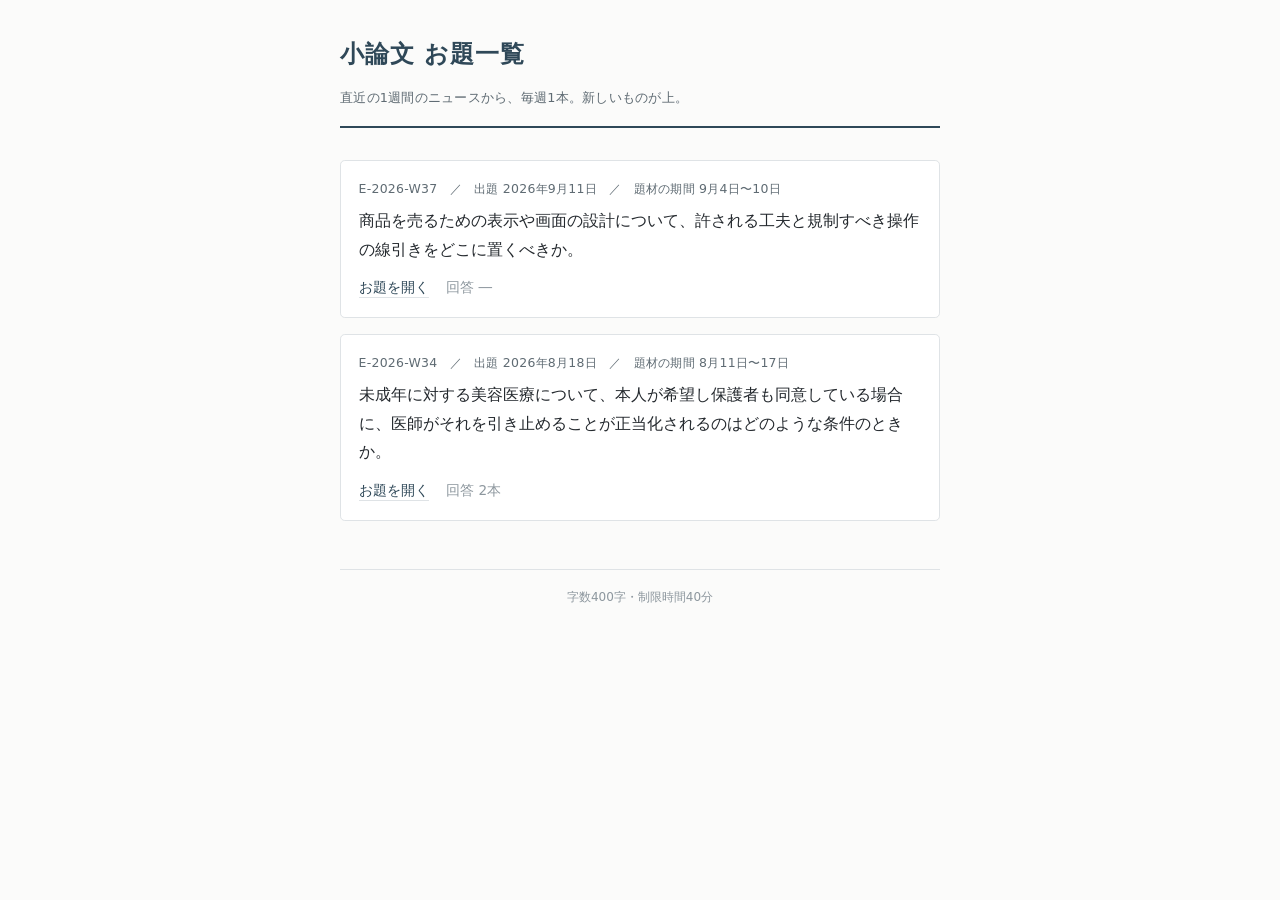
<file: index.html>
<!DOCTYPE html>
<html lang="ja">
<head>
<meta charset="UTF-8">
<meta name="viewport" content="width=device-width, initial-scale=1">
<meta name="robots" content="noindex">
<title>小論文 お題一覧</title>
<link rel="stylesheet" href="style.css">
</head>
<body>
<div class="wrap">

<div class="head">
  <h1>小論文 お題一覧</h1>
  <div class="meta">直近の1週間のニュースから、毎週1本。新しいものが上。</div>
</div>

<ul class="issues">

  <li>
    <div class="row1">E-2026-W37　／　出題 2026年9月11日　／　題材の期間 9月4日〜10日</div>
    <div class="theme">商品を売るための表示や画面の設計について、許される工夫と規制すべき操作の線引きをどこに置くべきか。</div>
    <div class="links"><a href="2026-W37.html">お題を開く</a><span class="pending">回答 ―</span></div>
  </li>
  <li>
    <div class="row1">E-2026-W34　／　出題 2026年8月18日　／　題材の期間 8月11日〜17日</div>
    <div class="theme">未成年に対する美容医療について、本人が希望し保護者も同意している場合に、医師がそれを引き止めることが正当化されるのはどのような条件のときか。</div>
    <div class="links"><a href="2026-W34.html">お題を開く</a><span class="pending">回答 2本</span></div>
  </li>

</ul>

<div class="foot">字数400字・制限時間40分</div>

</div>
</body>
</html>
</file>
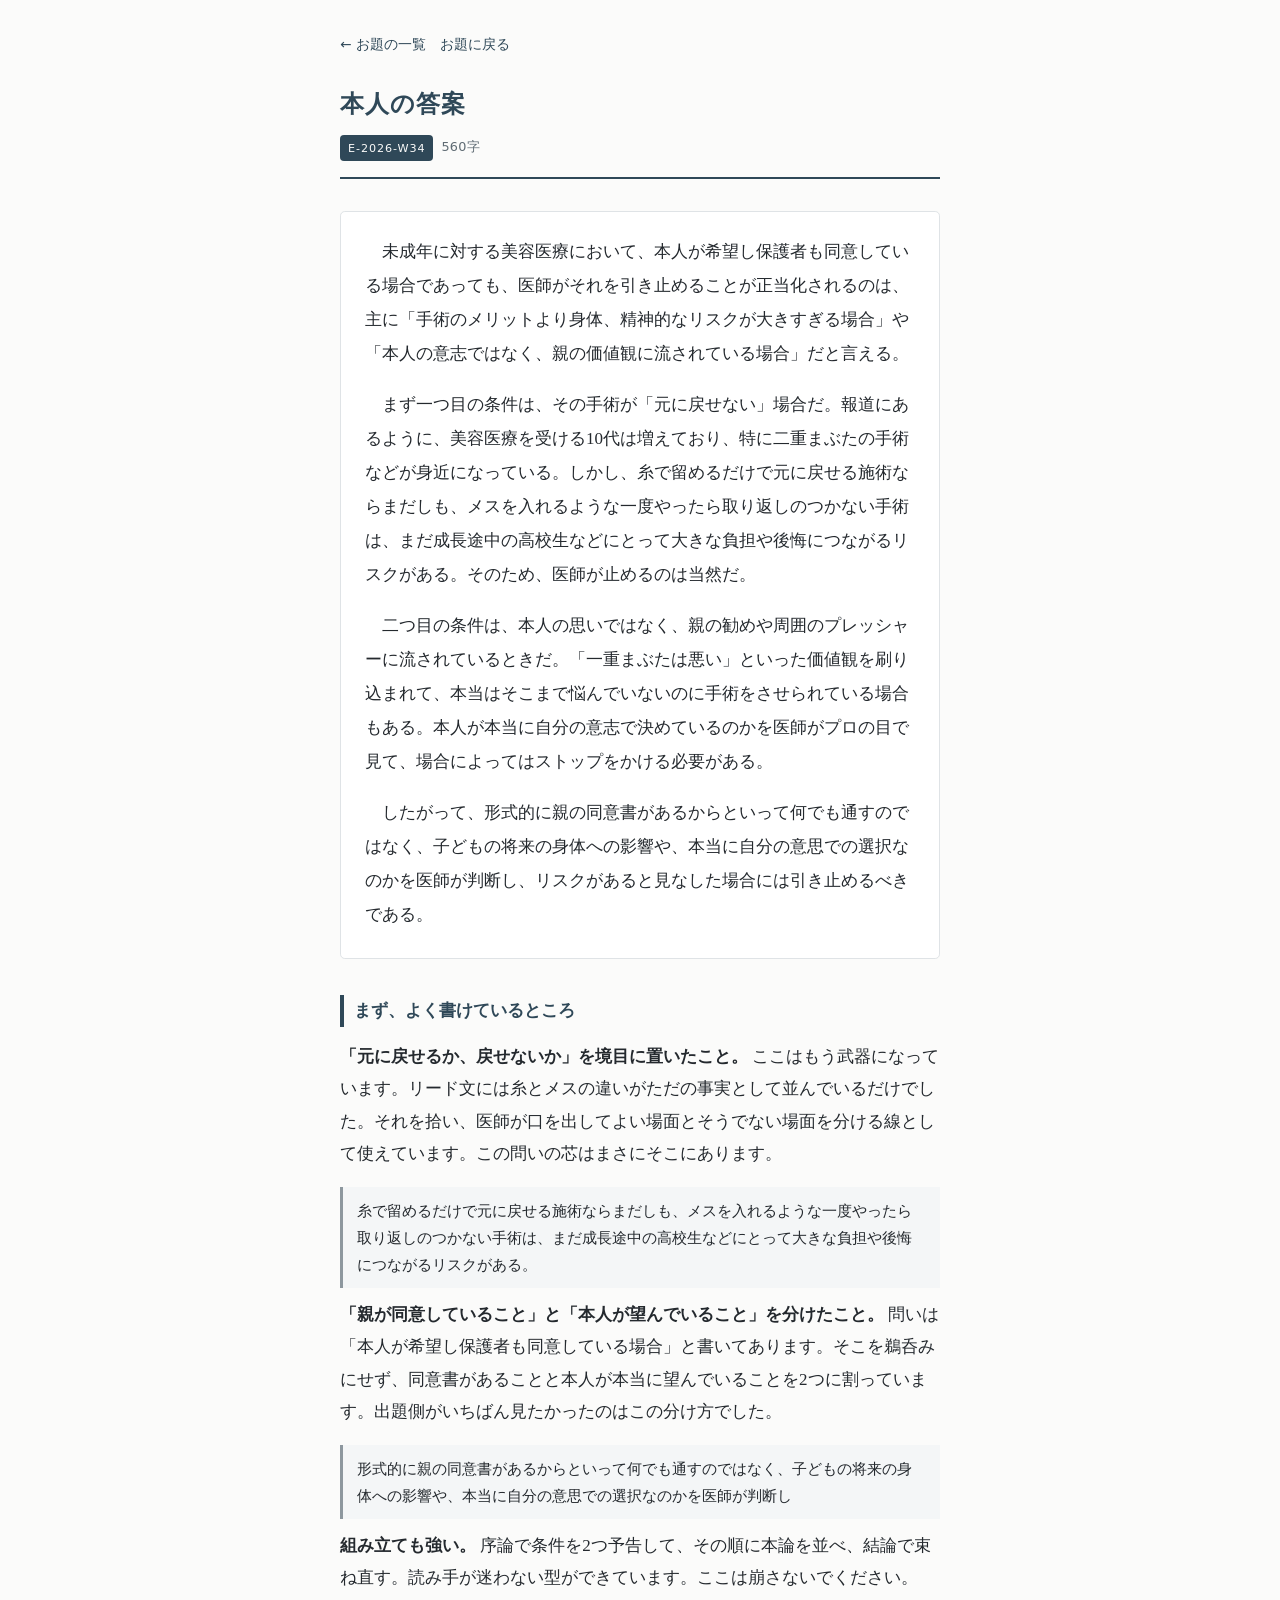
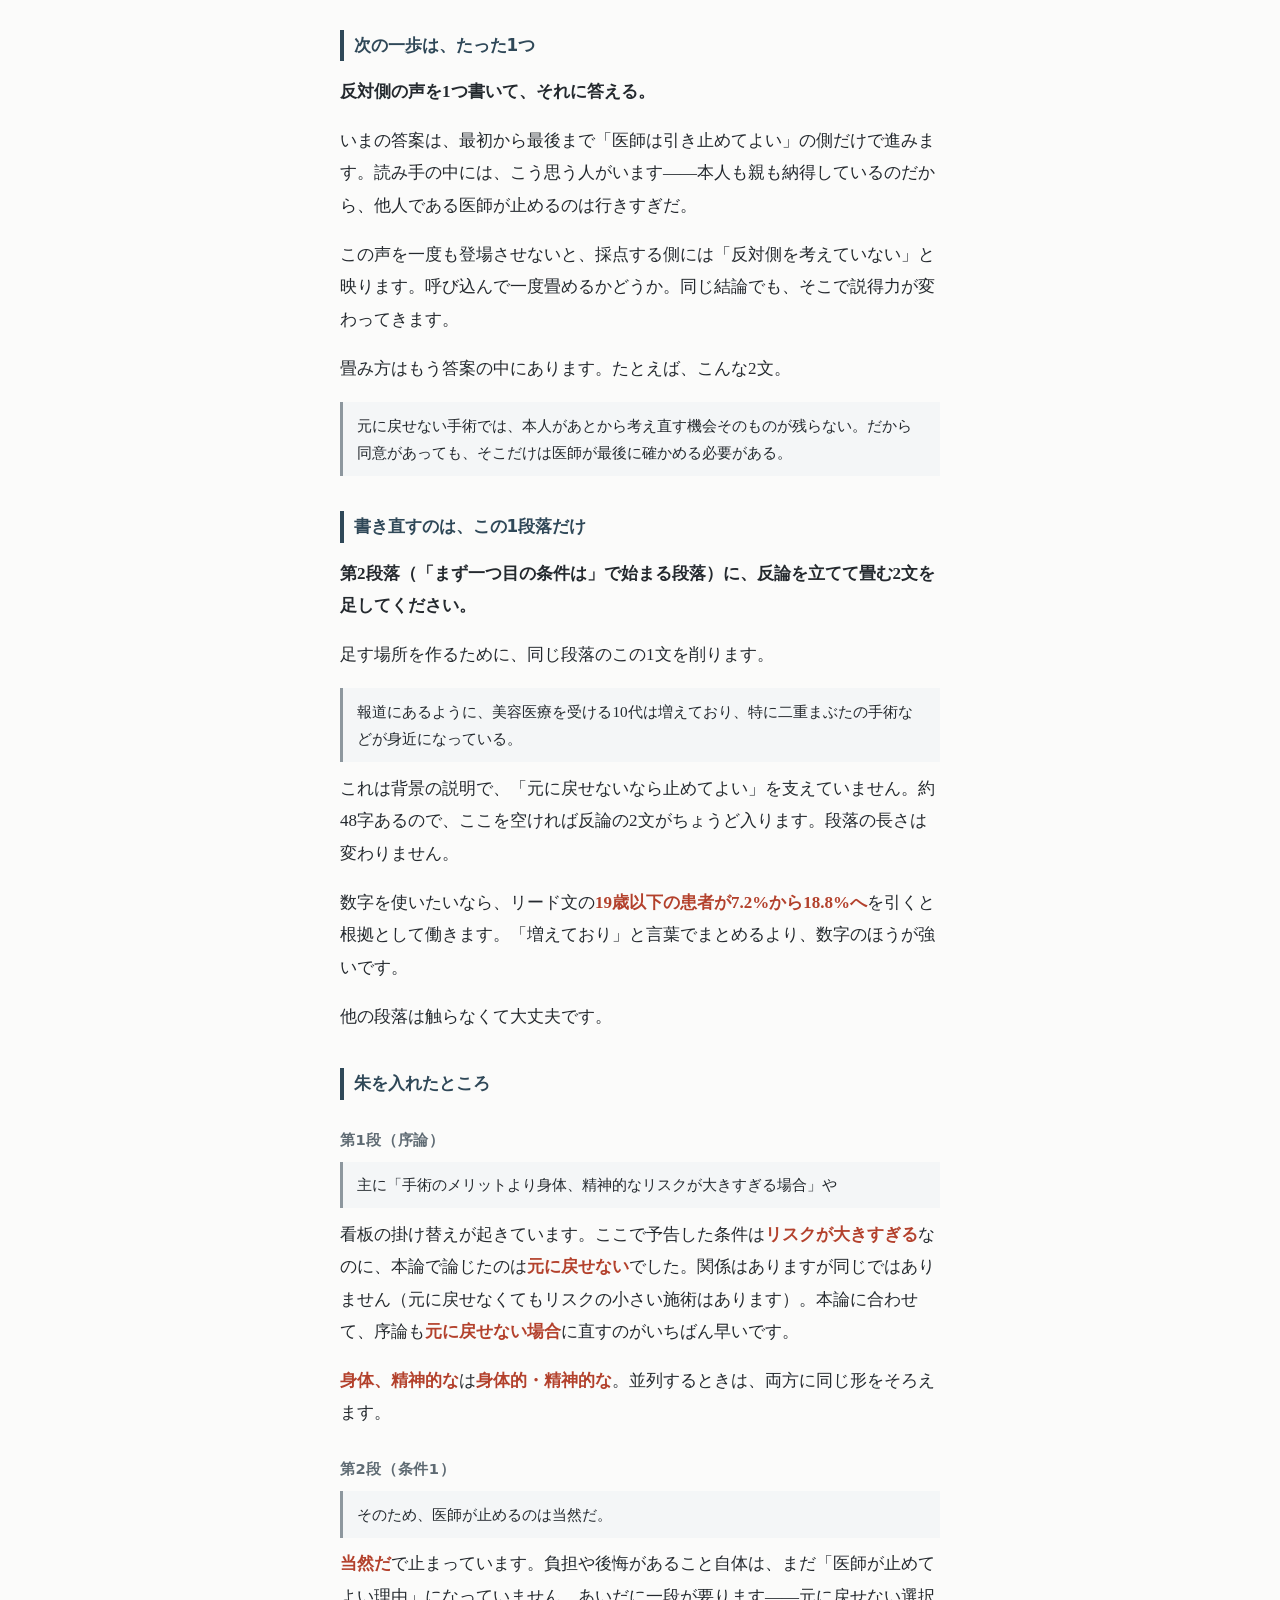
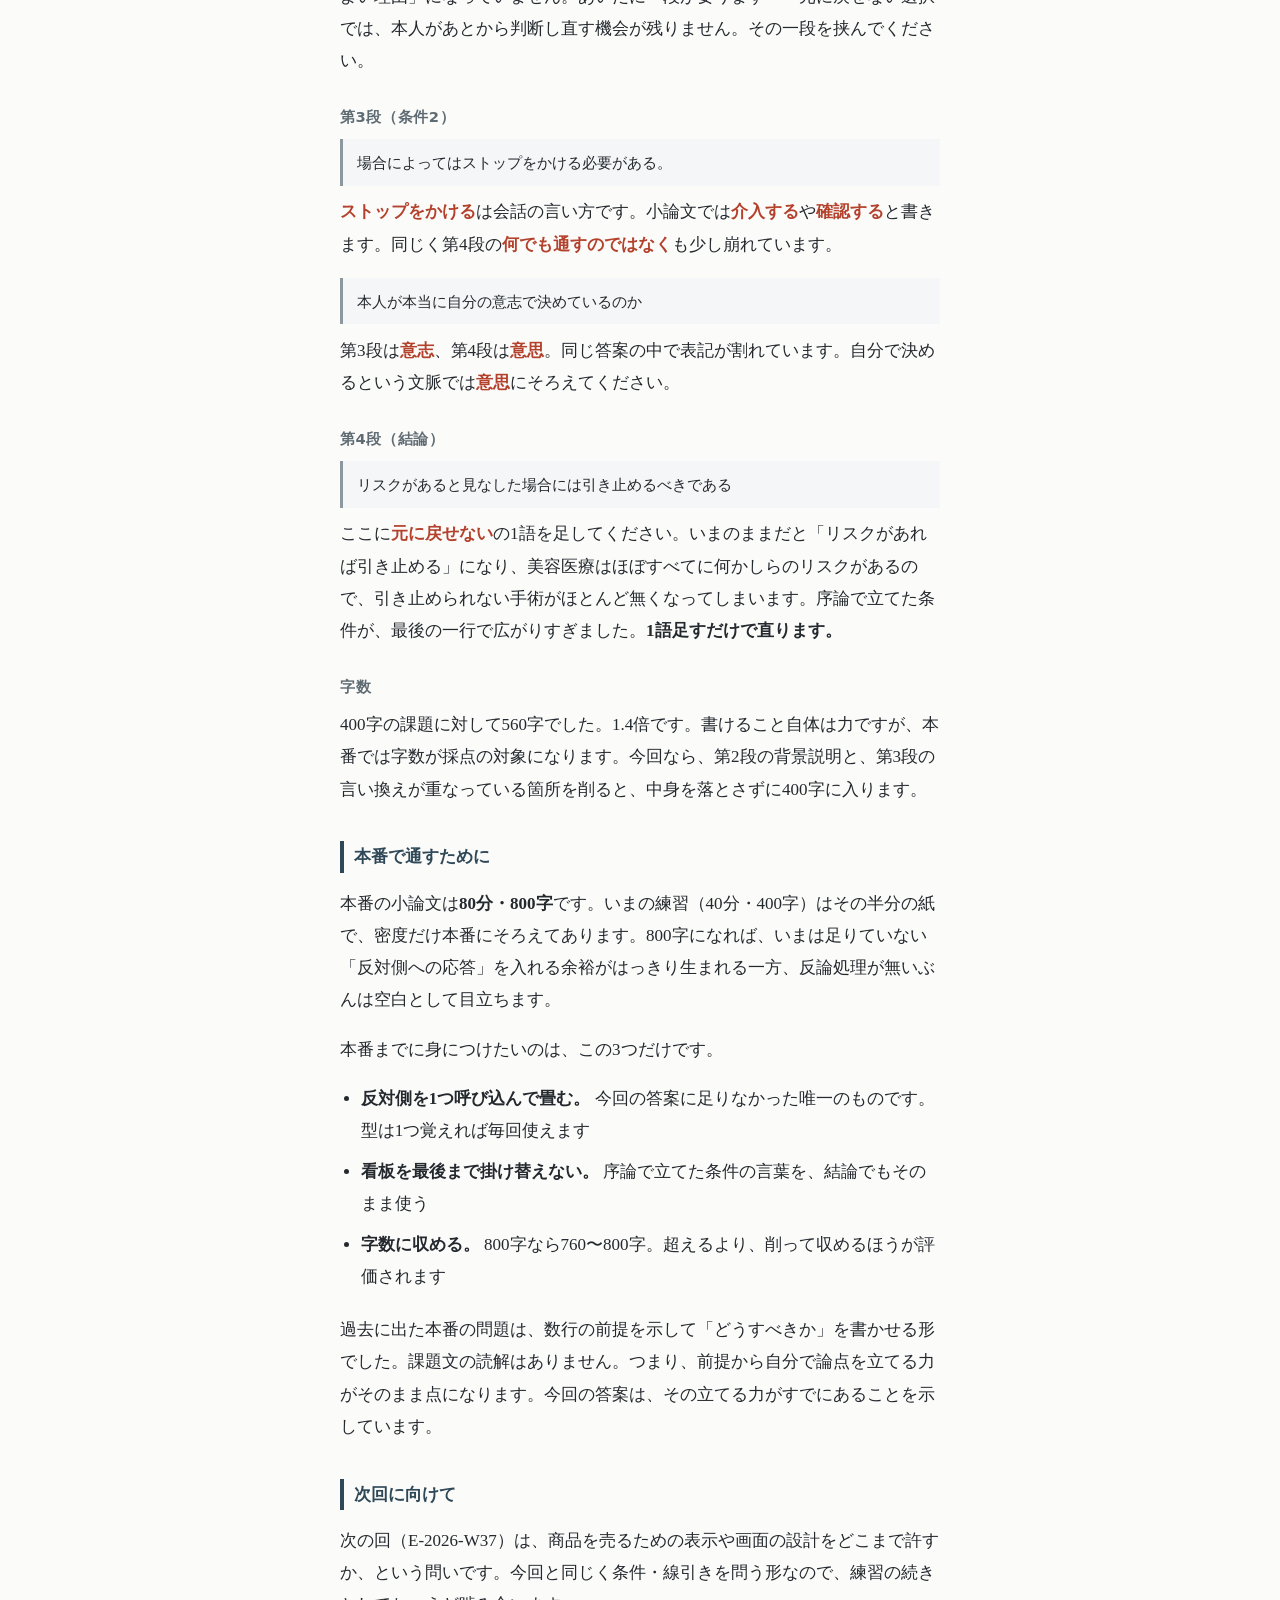
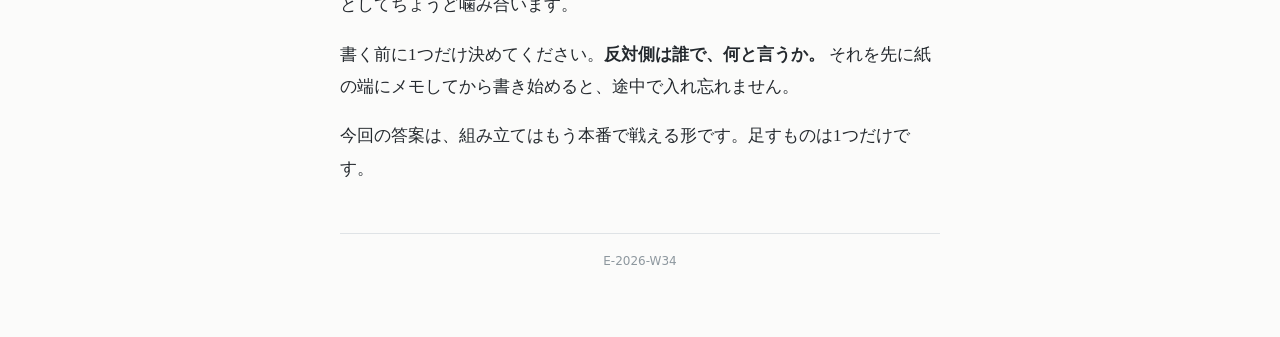
<file: 2026-W34-feedback.html>
<!DOCTYPE html>
<html lang="ja">
<head>
<meta charset="UTF-8">
<meta name="viewport" content="width=device-width, initial-scale=1">
<meta name="robots" content="noindex">
<title>本人の答案 E-2026-W34</title>
<link rel="stylesheet" href="style.css">
</head>
<body>
<div class="wrap">

<div class="back"><a href="./">← お題の一覧</a>　<a href="2026-W34.html">お題に戻る</a></div>

<div class="head">
  <h1>本人の答案</h1>
  <div class="meta"><span class="badge">E-2026-W34</span>560字</div>
</div>

<div class="feedback">
<article class="essay">
  <p>未成年に対する美容医療において、本人が希望し保護者も同意している場合であっても、医師がそれを引き止めることが正当化されるのは、主に「手術のメリットより身体、精神的なリスクが大きすぎる場合」や「本人の意志ではなく、親の価値観に流されている場合」だと言える。</p>
  <p>まず一つ目の条件は、その手術が「元に戻せない」場合だ。報道にあるように、美容医療を受ける10代は増えており、特に二重まぶたの手術などが身近になっている。しかし、糸で留めるだけで元に戻せる施術ならまだしも、メスを入れるような一度やったら取り返しのつかない手術は、まだ成長途中の高校生などにとって大きな負担や後悔につながるリスクがある。そのため、医師が止めるのは当然だ。</p>
  <p>二つ目の条件は、本人の思いではなく、親の勧めや周囲のプレッシャーに流されているときだ。「一重まぶたは悪い」といった価値観を刷り込まれて、本当はそこまで悩んでいないのに手術をさせられている場合もある。本人が本当に自分の意志で決めているのかを医師がプロの目で見て、場合によってはストップをかける必要がある。</p>
  <p>したがって、形式的に親の同意書があるからといって何でも通すのではなく、子どもの将来の身体への影響や、本当に自分の意思での選択なのかを医師が判断し、リスクがあると見なした場合には引き止めるべきである。</p>
</article>

<h2>まず、よく書けているところ</h2>
<p><strong>「元に戻せるか、戻せないか」を境目に置いたこと。</strong> ここはもう武器になっています。リード文には糸とメスの違いがただの事実として並んでいるだけでした。それを拾い、医師が口を出してよい場面とそうでない場面を分ける線として使えています。この問いの芯はまさにそこにあります。</p>
<blockquote>糸で留めるだけで元に戻せる施術ならまだしも、メスを入れるような一度やったら取り返しのつかない手術は、まだ成長途中の高校生などにとって大きな負担や後悔につながるリスクがある。</blockquote>
<p><strong>「親が同意していること」と「本人が望んでいること」を分けたこと。</strong> 問いは「本人が希望し保護者も同意している場合」と書いてあります。そこを鵜呑みにせず、同意書があることと本人が本当に望んでいることを2つに割っています。出題側がいちばん見たかったのはこの分け方でした。</p>
<blockquote>形式的に親の同意書があるからといって何でも通すのではなく、子どもの将来の身体への影響や、本当に自分の意思での選択なのかを医師が判断し</blockquote>
<p><strong>組み立ても強い。</strong> 序論で条件を2つ予告して、その順に本論を並べ、結論で束ね直す。読み手が迷わない型ができています。ここは崩さないでください。</p>
<h2>次の一歩は、たった1つ</h2>
<p><strong>反対側の声を1つ書いて、それに答える。</strong></p>
<p>いまの答案は、最初から最後まで「医師は引き止めてよい」の側だけで進みます。読み手の中には、こう思う人がいます——本人も親も納得しているのだから、他人である医師が止めるのは行きすぎだ。</p>
<p>この声を一度も登場させないと、採点する側には「反対側を考えていない」と映ります。呼び込んで一度畳めるかどうか。同じ結論でも、そこで説得力が変わってきます。</p>
<p>畳み方はもう答案の中にあります。たとえば、こんな2文。</p>
<blockquote>元に戻せない手術では、本人があとから考え直す機会そのものが残らない。だから同意があっても、そこだけは医師が最後に確かめる必要がある。</blockquote>
<h2>書き直すのは、この1段落だけ</h2>
<p><strong>第2段落（「まず一つ目の条件は」で始まる段落）に、反論を立てて畳む2文を足してください。</strong></p>
<p>足す場所を作るために、同じ段落のこの1文を削ります。</p>
<blockquote>報道にあるように、美容医療を受ける10代は増えており、特に二重まぶたの手術などが身近になっている。</blockquote>
<p>これは背景の説明で、「元に戻せないなら止めてよい」を支えていません。約48字あるので、ここを空ければ反論の2文がちょうど入ります。段落の長さは変わりません。</p>
<p>数字を使いたいなら、リード文の<span class="pen">19歳以下の患者が7.2%から18.8%へ</span>を引くと根拠として働きます。「増えており」と言葉でまとめるより、数字のほうが強いです。</p>
<p>他の段落は触らなくて大丈夫です。</p>
<h2>朱を入れたところ</h2>
<h3>第1段（序論）</h3>
<blockquote>主に「手術のメリットより身体、精神的なリスクが大きすぎる場合」や</blockquote>
<p>看板の掛け替えが起きています。ここで予告した条件は<span class="pen">リスクが大きすぎる</span>なのに、本論で論じたのは<span class="pen">元に戻せない</span>でした。関係はありますが同じではありません（元に戻せなくてもリスクの小さい施術はあります）。本論に合わせて、序論も<span class="pen">元に戻せない場合</span>に直すのがいちばん早いです。</p>
<p><span class="pen">身体、精神的な</span>は<span class="pen">身体的・精神的な</span>。並列するときは、両方に同じ形をそろえます。</p>
<h3>第2段（条件1）</h3>
<blockquote>そのため、医師が止めるのは当然だ。</blockquote>
<p><span class="pen">当然だ</span>で止まっています。負担や後悔があること自体は、まだ「医師が止めてよい理由」になっていません。あいだに一段が要ります——元に戻せない選択では、本人があとから判断し直す機会が残りません。その一段を挟んでください。</p>
<h3>第3段（条件2）</h3>
<blockquote>場合によってはストップをかける必要がある。</blockquote>
<p><span class="pen">ストップをかける</span>は会話の言い方です。小論文では<span class="pen">介入する</span>や<span class="pen">確認する</span>と書きます。同じく第4段の<span class="pen">何でも通すのではなく</span>も少し崩れています。</p>
<blockquote>本人が本当に自分の意志で決めているのか</blockquote>
<p>第3段は<span class="pen">意志</span>、第4段は<span class="pen">意思</span>。同じ答案の中で表記が割れています。自分で決めるという文脈では<span class="pen">意思</span>にそろえてください。</p>
<h3>第4段（結論）</h3>
<blockquote>リスクがあると見なした場合には引き止めるべきである</blockquote>
<p>ここに<span class="pen">元に戻せない</span>の1語を足してください。いまのままだと「リスクがあれば引き止める」になり、美容医療はほぼすべてに何かしらのリスクがあるので、引き止められない手術がほとんど無くなってしまいます。序論で立てた条件が、最後の一行で広がりすぎました。<strong>1語足すだけで直ります。</strong></p>
<h3>字数</h3>
<p>400字の課題に対して560字でした。1.4倍です。書けること自体は力ですが、本番では字数が採点の対象になります。今回なら、第2段の背景説明と、第3段の言い換えが重なっている箇所を削ると、中身を落とさずに400字に入ります。</p>
<h2>本番で通すために</h2>
<p>本番の小論文は<strong>80分・800字</strong>です。いまの練習（40分・400字）はその半分の紙で、密度だけ本番にそろえてあります。800字になれば、いまは足りていない「反対側への応答」を入れる余裕がはっきり生まれる一方、反論処理が無いぶんは空白として目立ちます。</p>
<p>本番までに身につけたいのは、この3つだけです。</p>
<ul>
  <li><strong>反対側を1つ呼び込んで畳む。</strong> 今回の答案に足りなかった唯一のものです。型は1つ覚えれば毎回使えます</li>
  <li><strong>看板を最後まで掛け替えない。</strong> 序論で立てた条件の言葉を、結論でもそのまま使う</li>
  <li><strong>字数に収める。</strong> 800字なら760〜800字。超えるより、削って収めるほうが評価されます</li>
</ul>
<p>過去に出た本番の問題は、数行の前提を示して「どうすべきか」を書かせる形でした。課題文の読解はありません。つまり、前提から自分で論点を立てる力がそのまま点になります。今回の答案は、その立てる力がすでにあることを示しています。</p>
<h2>次回に向けて</h2>
<p>次の回（E-2026-W37）は、商品を売るための表示や画面の設計をどこまで許すか、という問いです。今回と同じく条件・線引きを問う形なので、練習の続きとしてちょうど噛み合います。</p>
<p>書く前に1つだけ決めてください。<strong>反対側は誰で、何と言うか。</strong> それを先に紙の端にメモしてから書き始めると、途中で入れ忘れません。</p>
<p>今回の答案は、組み立てはもう本番で戦える形です。足すものは1つだけです。</p>
</div>

<div class="foot">E-2026-W34</div>

</div>
</body>
</html>
</file>
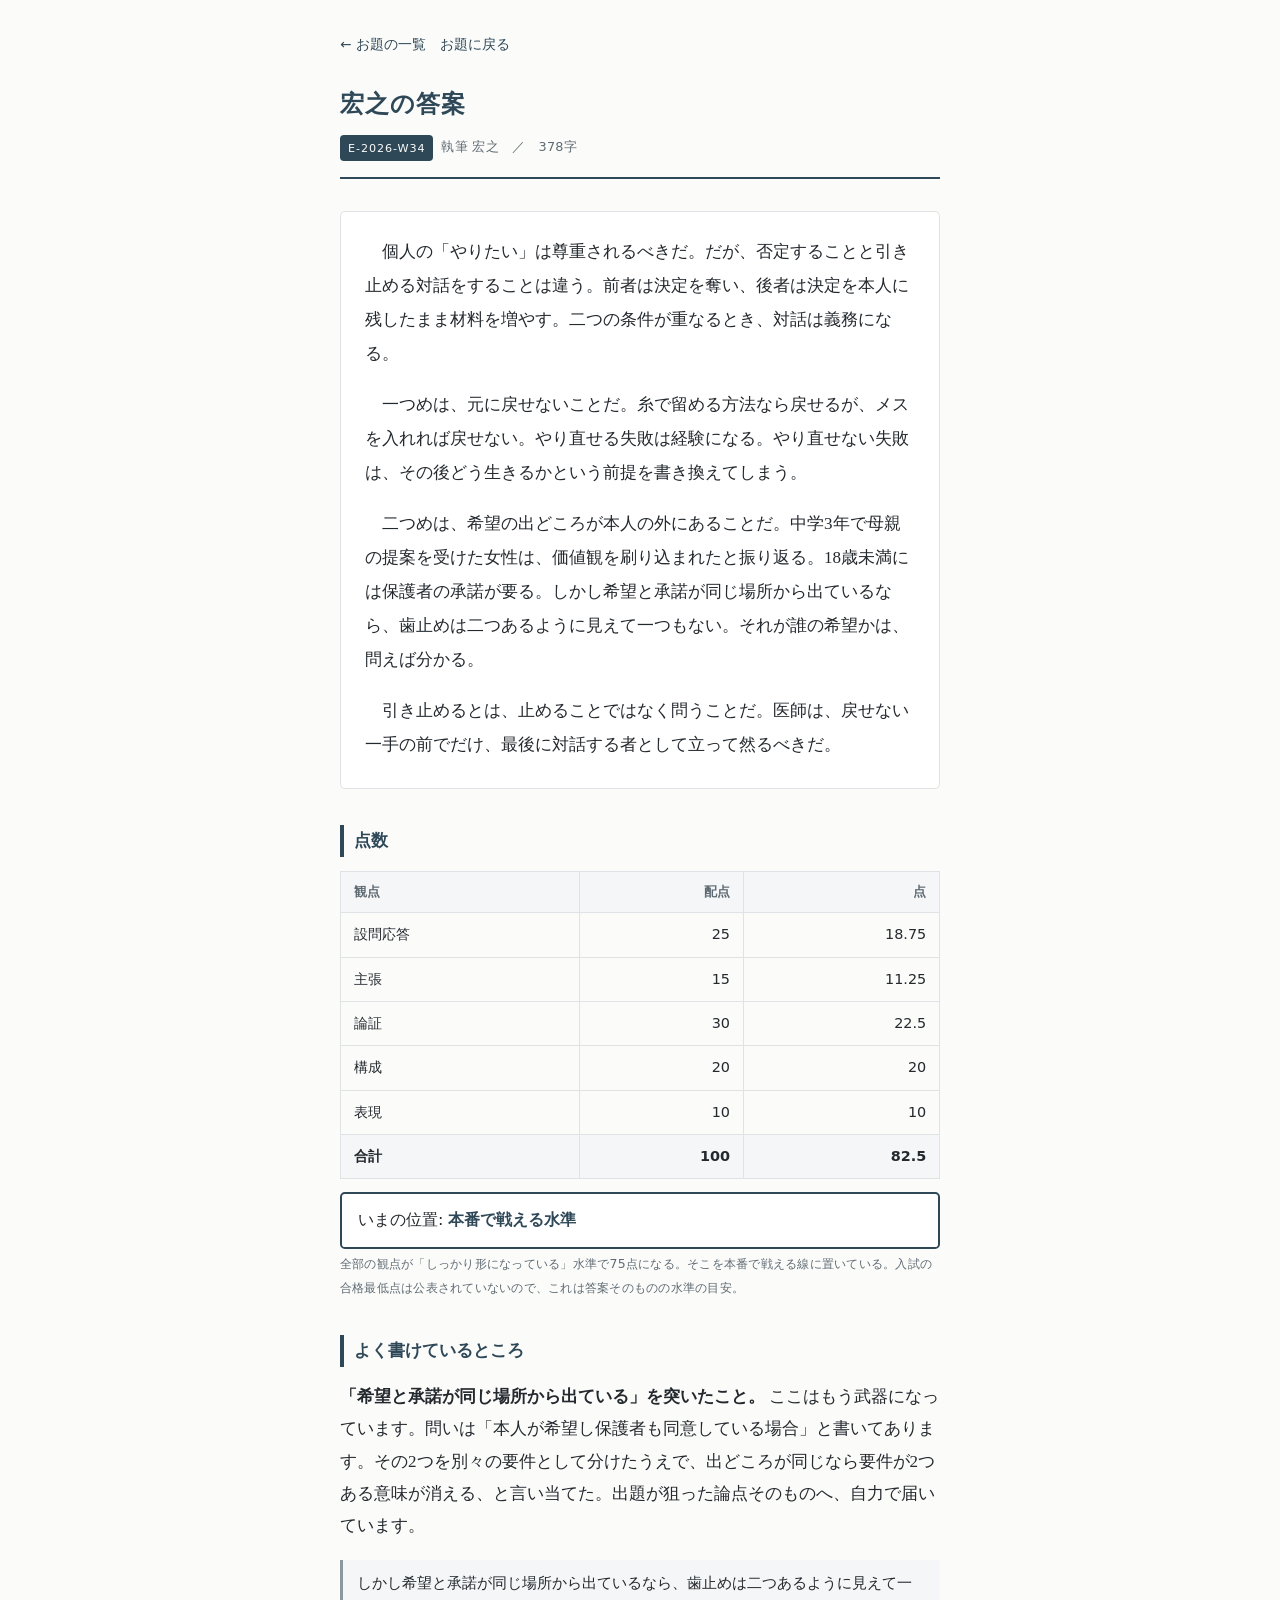
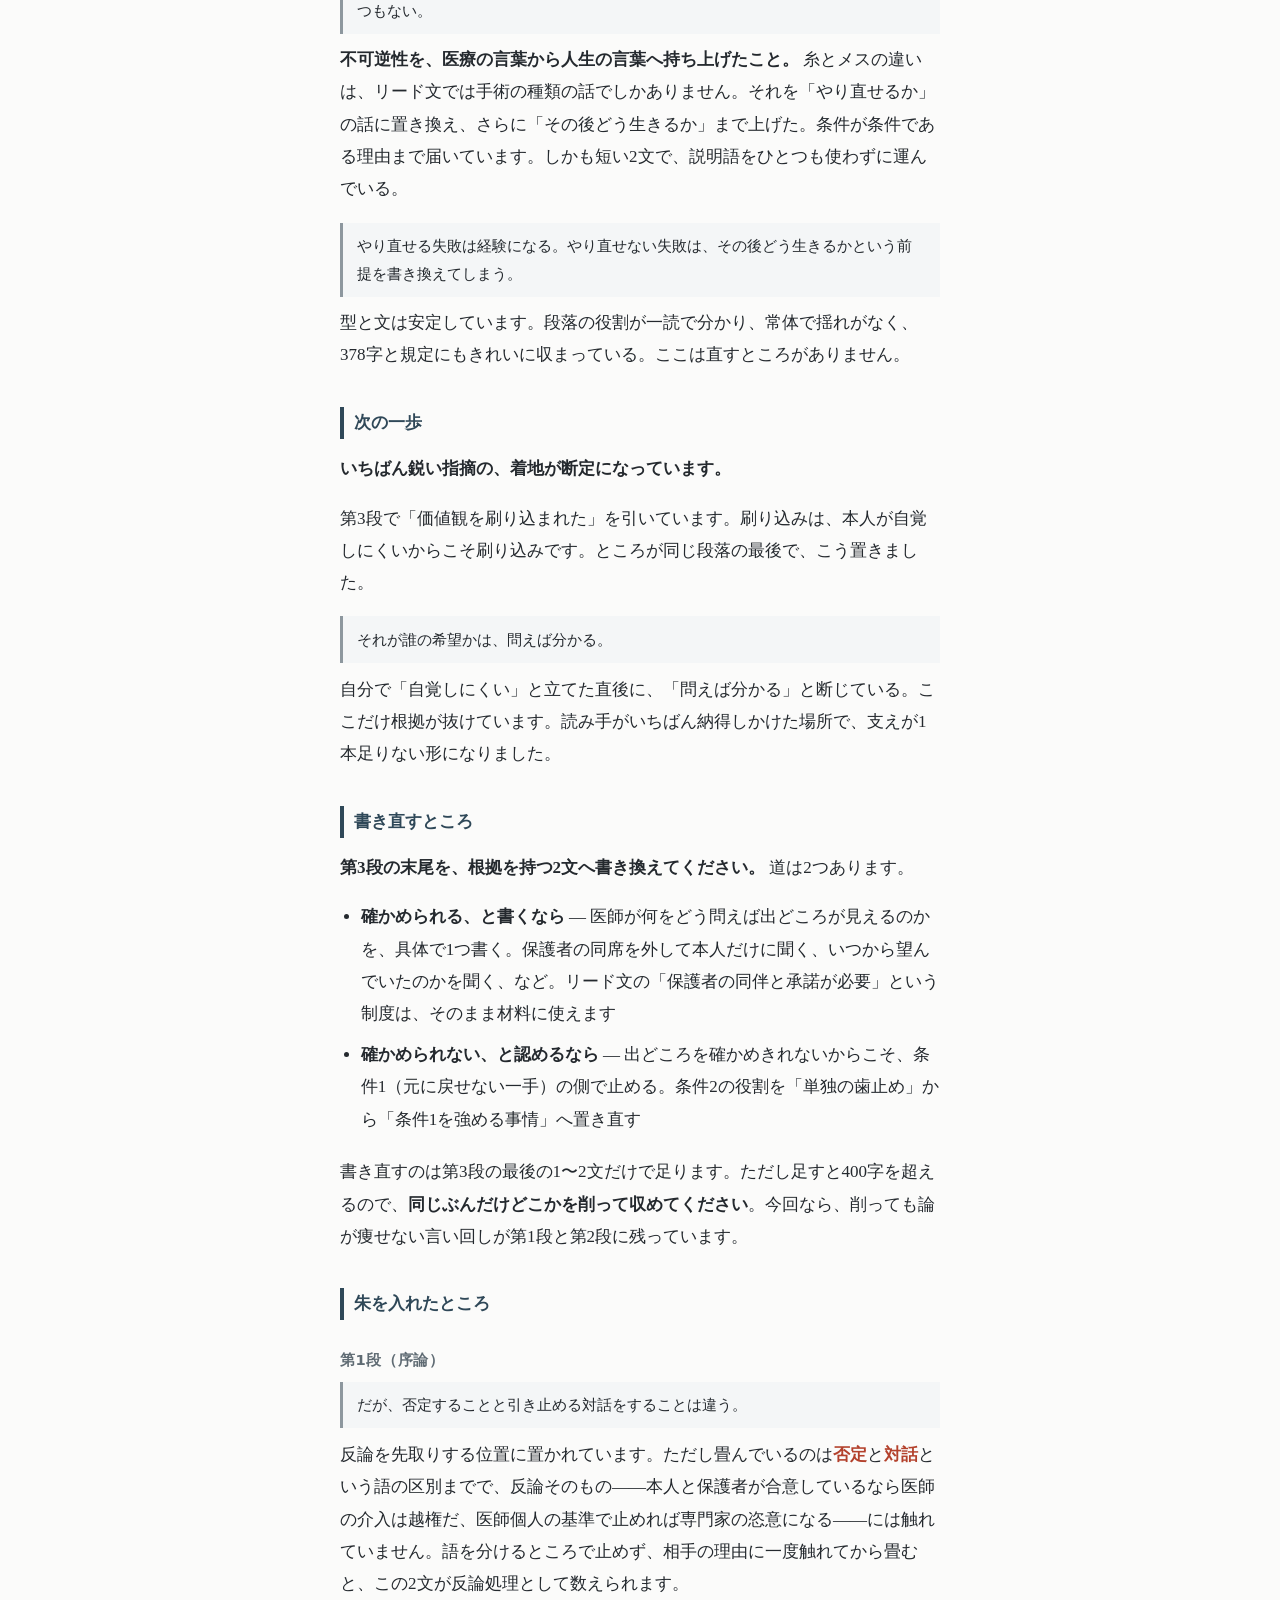
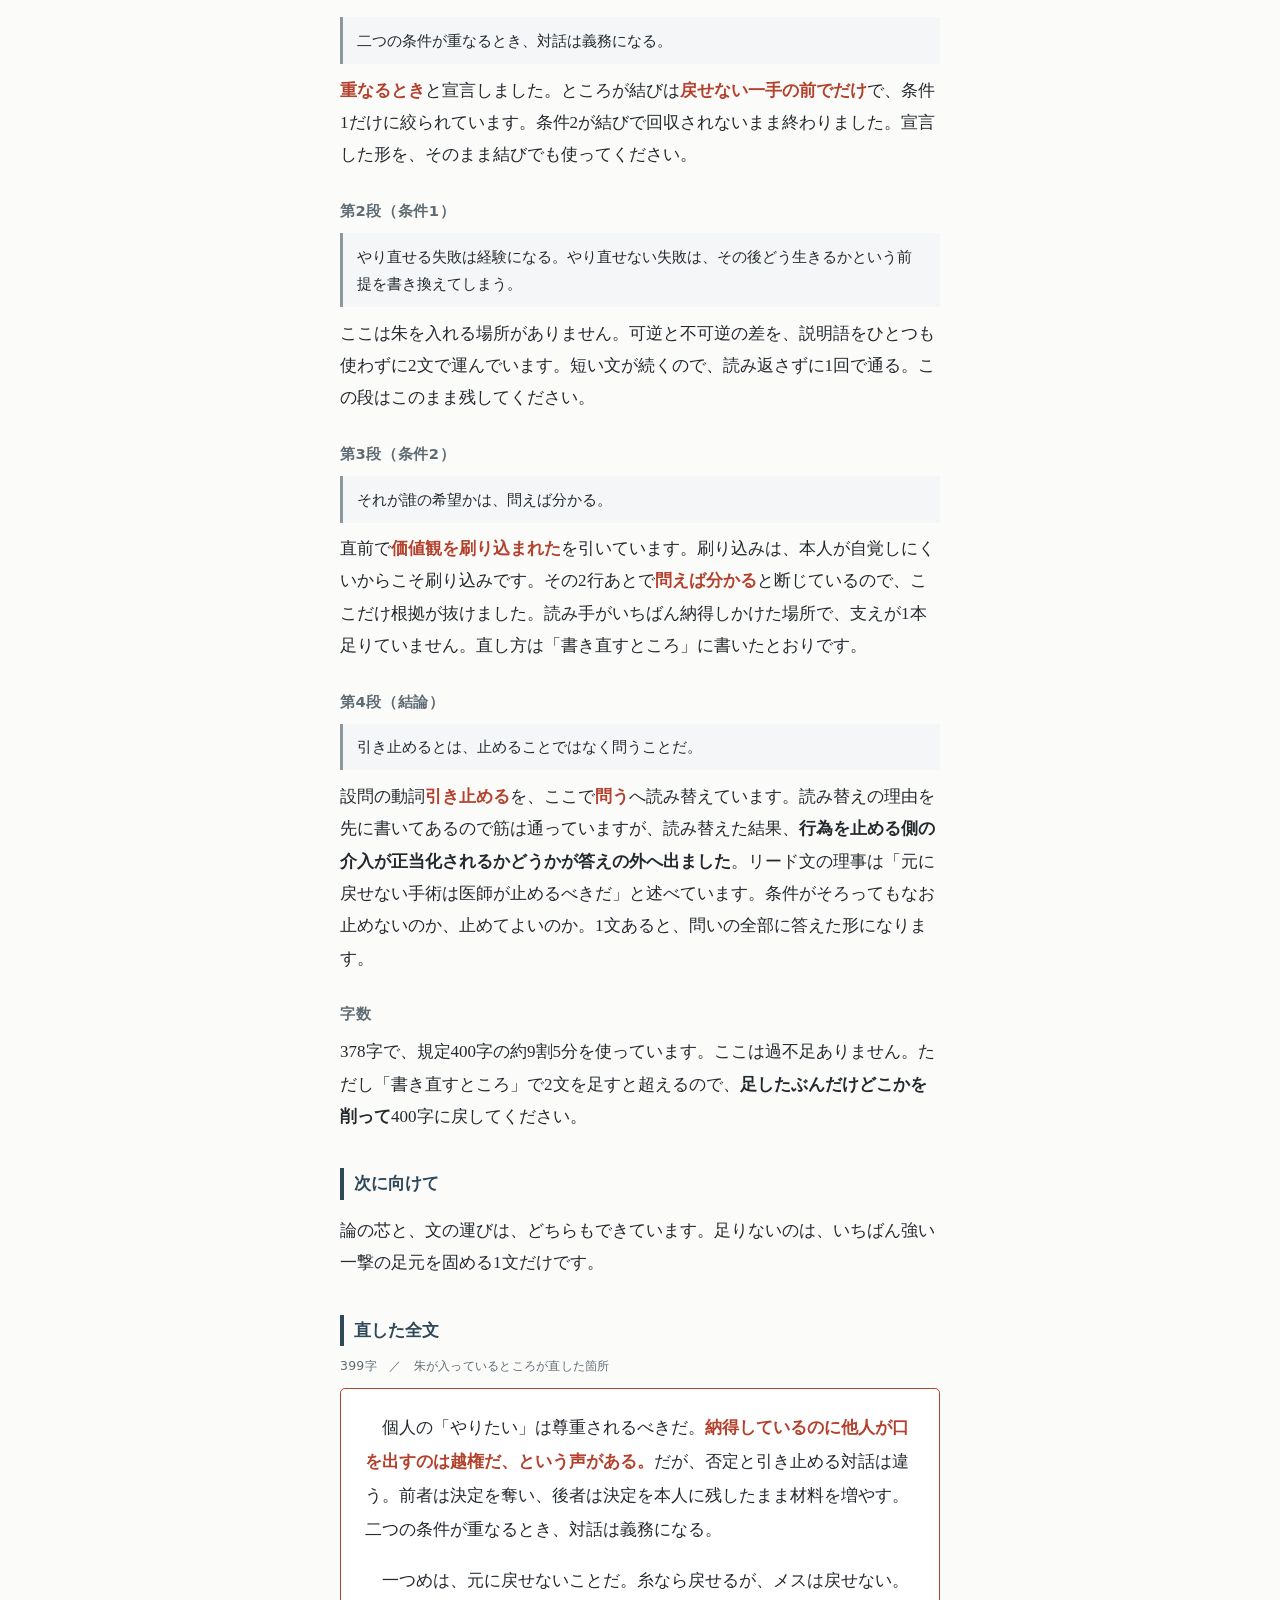
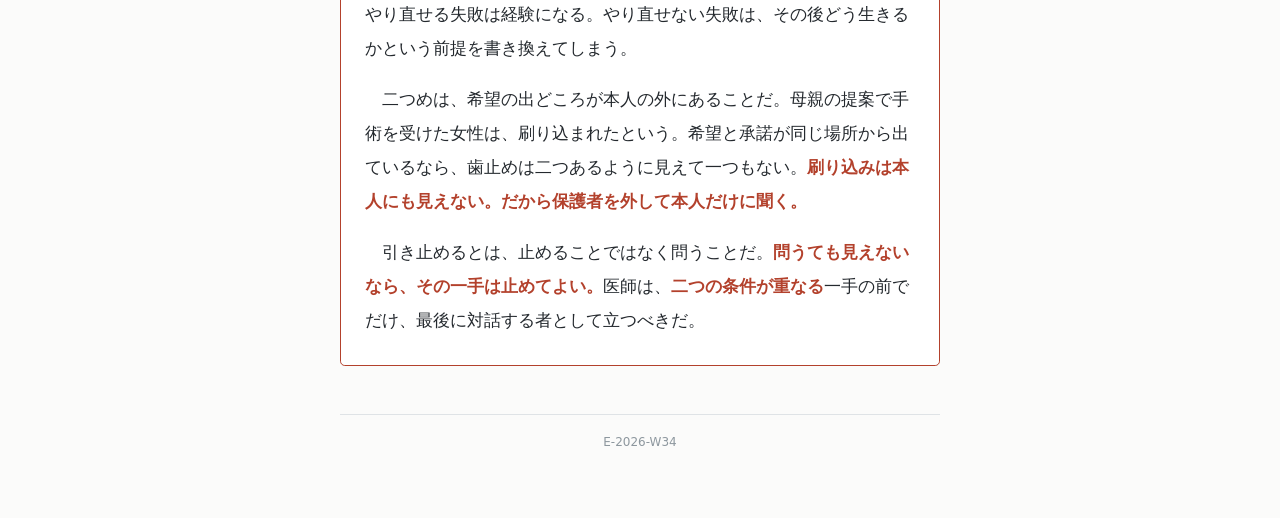
<file: 2026-W34-hiroyuki.html>
<!DOCTYPE html>
<html lang="ja">
<head>
<meta charset="UTF-8">
<meta name="viewport" content="width=device-width, initial-scale=1">
<meta name="robots" content="noindex">
<title>宏之の答案 E-2026-W34</title>
<link rel="stylesheet" href="style.css">
</head>
<body>
<div class="wrap">

<div class="back"><a href="./">← お題の一覧</a>　<a href="2026-W34.html">お題に戻る</a></div>

<div class="head">
  <h1>宏之の答案</h1>
  <div class="meta"><span class="badge">E-2026-W34</span>執筆 宏之　／　378字</div>
</div>

<div class="feedback">
<article class="essay">
  <p>個人の「やりたい」は尊重されるべきだ。だが、否定することと引き止める対話をすることは違う。前者は決定を奪い、後者は決定を本人に残したまま材料を増やす。二つの条件が重なるとき、対話は義務になる。</p>
  <p>一つめは、元に戻せないことだ。糸で留める方法なら戻せるが、メスを入れれば戻せない。やり直せる失敗は経験になる。やり直せない失敗は、その後どう生きるかという前提を書き換えてしまう。</p>
  <p>二つめは、希望の出どころが本人の外にあることだ。中学3年で母親の提案を受けた女性は、価値観を刷り込まれたと振り返る。18歳未満には保護者の承諾が要る。しかし希望と承諾が同じ場所から出ているなら、歯止めは二つあるように見えて一つもない。それが誰の希望かは、問えば分かる。</p>
  <p>引き止めるとは、止めることではなく問うことだ。医師は、戻せない一手の前でだけ、最後に対話する者として立って然るべきだ。</p>
</article>
<h2>点数</h2>
<table class="score">
    <tr><th>観点</th><th>配点</th><th>点</th></tr>
    <tr><td>設問応答</td><td class="num">25</td><td class="num">18.75</td></tr>
    <tr><td>主張</td><td class="num">15</td><td class="num">11.25</td></tr>
    <tr><td>論証</td><td class="num">30</td><td class="num">22.5</td></tr>
    <tr><td>構成</td><td class="num">20</td><td class="num">20</td></tr>
    <tr><td>表現</td><td class="num">10</td><td class="num">10</td></tr>
    <tr class="total"><td>合計</td><td class="num">100</td><td class="num">82.5</td></tr>
</table>
<div class="band">いまの位置: <b>本番で戦える水準</b></div>
<div class="meta-line">全部の観点が「しっかり形になっている」水準で75点になる。そこを本番で戦える線に置いている。入試の合格最低点は公表されていないので、これは答案そのものの水準の目安。</div>

<h2>よく書けているところ</h2>
<p><strong>「希望と承諾が同じ場所から出ている」を突いたこと。</strong> ここはもう武器になっています。問いは「本人が希望し保護者も同意している場合」と書いてあります。その2つを別々の要件として分けたうえで、出どころが同じなら要件が2つある意味が消える、と言い当てた。出題が狙った論点そのものへ、自力で届いています。</p>
<blockquote>しかし希望と承諾が同じ場所から出ているなら、歯止めは二つあるように見えて一つもない。</blockquote>
<p><strong>不可逆性を、医療の言葉から人生の言葉へ持ち上げたこと。</strong> 糸とメスの違いは、リード文では手術の種類の話でしかありません。それを「やり直せるか」の話に置き換え、さらに「その後どう生きるか」まで上げた。条件が条件である理由まで届いています。しかも短い2文で、説明語をひとつも使わずに運んでいる。</p>
<blockquote>やり直せる失敗は経験になる。やり直せない失敗は、その後どう生きるかという前提を書き換えてしまう。</blockquote>
<p>型と文は安定しています。段落の役割が一読で分かり、常体で揺れがなく、378字と規定にもきれいに収まっている。ここは直すところがありません。</p>
<h2>次の一歩</h2>
<p><strong>いちばん鋭い指摘の、着地が断定になっています。</strong></p>
<p>第3段で「価値観を刷り込まれた」を引いています。刷り込みは、本人が自覚しにくいからこそ刷り込みです。ところが同じ段落の最後で、こう置きました。</p>
<blockquote>それが誰の希望かは、問えば分かる。</blockquote>
<p>自分で「自覚しにくい」と立てた直後に、「問えば分かる」と断じている。ここだけ根拠が抜けています。読み手がいちばん納得しかけた場所で、支えが1本足りない形になりました。</p>
<h2>書き直すところ</h2>
<p><strong>第3段の末尾を、根拠を持つ2文へ書き換えてください。</strong> 道は2つあります。</p>
<ul>
  <li><strong>確かめられる、と書くなら</strong> — 医師が何をどう問えば出どころが見えるのかを、具体で1つ書く。保護者の同席を外して本人だけに聞く、いつから望んでいたのかを聞く、など。リード文の「保護者の同伴と承諾が必要」という制度は、そのまま材料に使えます</li>
  <li><strong>確かめられない、と認めるなら</strong> — 出どころを確かめきれないからこそ、条件1（元に戻せない一手）の側で止める。条件2の役割を「単独の歯止め」から「条件1を強める事情」へ置き直す</li>
</ul>
<p>書き直すのは第3段の最後の1〜2文だけで足ります。ただし足すと400字を超えるので、<strong>同じぶんだけどこかを削って収めてください</strong>。今回なら、削っても論が痩せない言い回しが第1段と第2段に残っています。</p>
<h2>朱を入れたところ</h2>
<h3>第1段（序論）</h3>
<blockquote>だが、否定することと引き止める対話をすることは違う。</blockquote>
<p>反論を先取りする位置に置かれています。ただし畳んでいるのは<span class="pen">否定</span>と<span class="pen">対話</span>という語の区別までで、反論そのもの——本人と保護者が合意しているなら医師の介入は越権だ、医師個人の基準で止めれば専門家の恣意になる——には触れていません。語を分けるところで止めず、相手の理由に一度触れてから畳むと、この2文が反論処理として数えられます。</p>
<blockquote>二つの条件が重なるとき、対話は義務になる。</blockquote>
<p><span class="pen">重なるとき</span>と宣言しました。ところが結びは<span class="pen">戻せない一手の前でだけ</span>で、条件1だけに絞られています。条件2が結びで回収されないまま終わりました。宣言した形を、そのまま結びでも使ってください。</p>
<h3>第2段（条件1）</h3>
<blockquote>やり直せる失敗は経験になる。やり直せない失敗は、その後どう生きるかという前提を書き換えてしまう。</blockquote>
<p>ここは朱を入れる場所がありません。可逆と不可逆の差を、説明語をひとつも使わずに2文で運んでいます。短い文が続くので、読み返さずに1回で通る。この段はこのまま残してください。</p>
<h3>第3段（条件2）</h3>
<blockquote>それが誰の希望かは、問えば分かる。</blockquote>
<p>直前で<span class="pen">価値観を刷り込まれた</span>を引いています。刷り込みは、本人が自覚しにくいからこそ刷り込みです。その2行あとで<span class="pen">問えば分かる</span>と断じているので、ここだけ根拠が抜けました。読み手がいちばん納得しかけた場所で、支えが1本足りていません。直し方は「書き直すところ」に書いたとおりです。</p>
<h3>第4段（結論）</h3>
<blockquote>引き止めるとは、止めることではなく問うことだ。</blockquote>
<p>設問の動詞<span class="pen">引き止める</span>を、ここで<span class="pen">問う</span>へ読み替えています。読み替えの理由を先に書いてあるので筋は通っていますが、読み替えた結果、<strong>行為を止める側の介入が正当化されるかどうかが答えの外へ出ました</strong>。リード文の理事は「元に戻せない手術は医師が止めるべきだ」と述べています。条件がそろってもなお止めないのか、止めてよいのか。1文あると、問いの全部に答えた形になります。</p>
<h3>字数</h3>
<p>378字で、規定400字の約9割5分を使っています。ここは過不足ありません。ただし「書き直すところ」で2文を足すと超えるので、<strong>足したぶんだけどこかを削って</strong>400字に戻してください。</p>
<h2>次に向けて</h2>
<p>論の芯と、文の運びは、どちらもできています。足りないのは、いちばん強い一撃の足元を固める1文だけです。</p>
<h2>直した全文</h2>
<div class="meta-line">399字　／　朱が入っているところが直した箇所</div>
<article class="essay revised">
  <p>個人の「やりたい」は尊重されるべきだ。<span class="pen">納得しているのに他人が口を出すのは越権だ、という声がある。</span>だが、否定と引き止める対話は違う。前者は決定を奪い、後者は決定を本人に残したまま材料を増やす。二つの条件が重なるとき、対話は義務になる。</p>
  <p>一つめは、元に戻せないことだ。糸なら戻せるが、メスは戻せない。やり直せる失敗は経験になる。やり直せない失敗は、その後どう生きるかという前提を書き換えてしまう。</p>
  <p>二つめは、希望の出どころが本人の外にあることだ。母親の提案で手術を受けた女性は、刷り込まれたという。希望と承諾が同じ場所から出ているなら、歯止めは二つあるように見えて一つもない。<span class="pen">刷り込みは本人にも見えない。だから保護者を外して本人だけに聞く。</span></p>
  <p>引き止めるとは、止めることではなく問うことだ。<span class="pen">問うても見えないなら、その一手は止めてよい。</span>医師は、<span class="pen">二つの条件が重なる</span>一手の前でだけ、最後に対話する者として立つべきだ。</p>
</article>
</div>

<div class="foot">E-2026-W34</div>

</div>
</body>
</html>
</file>
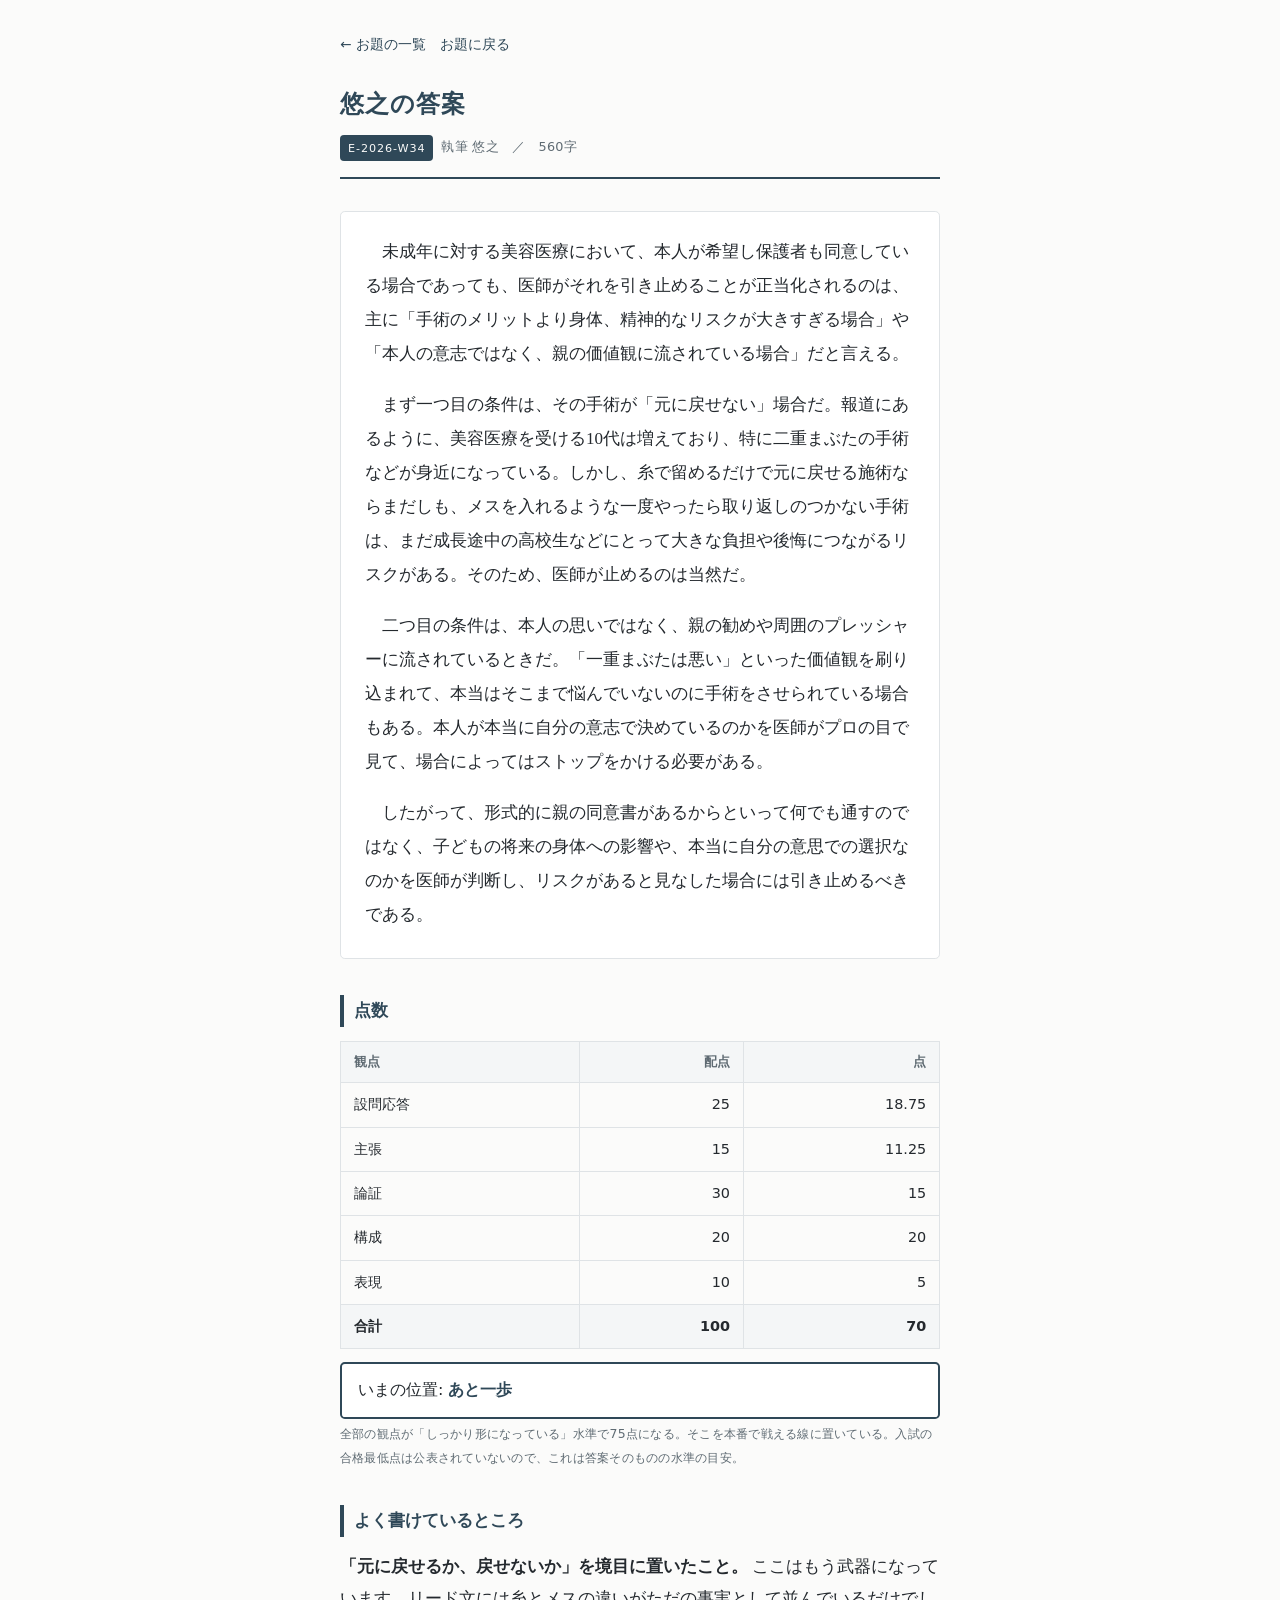
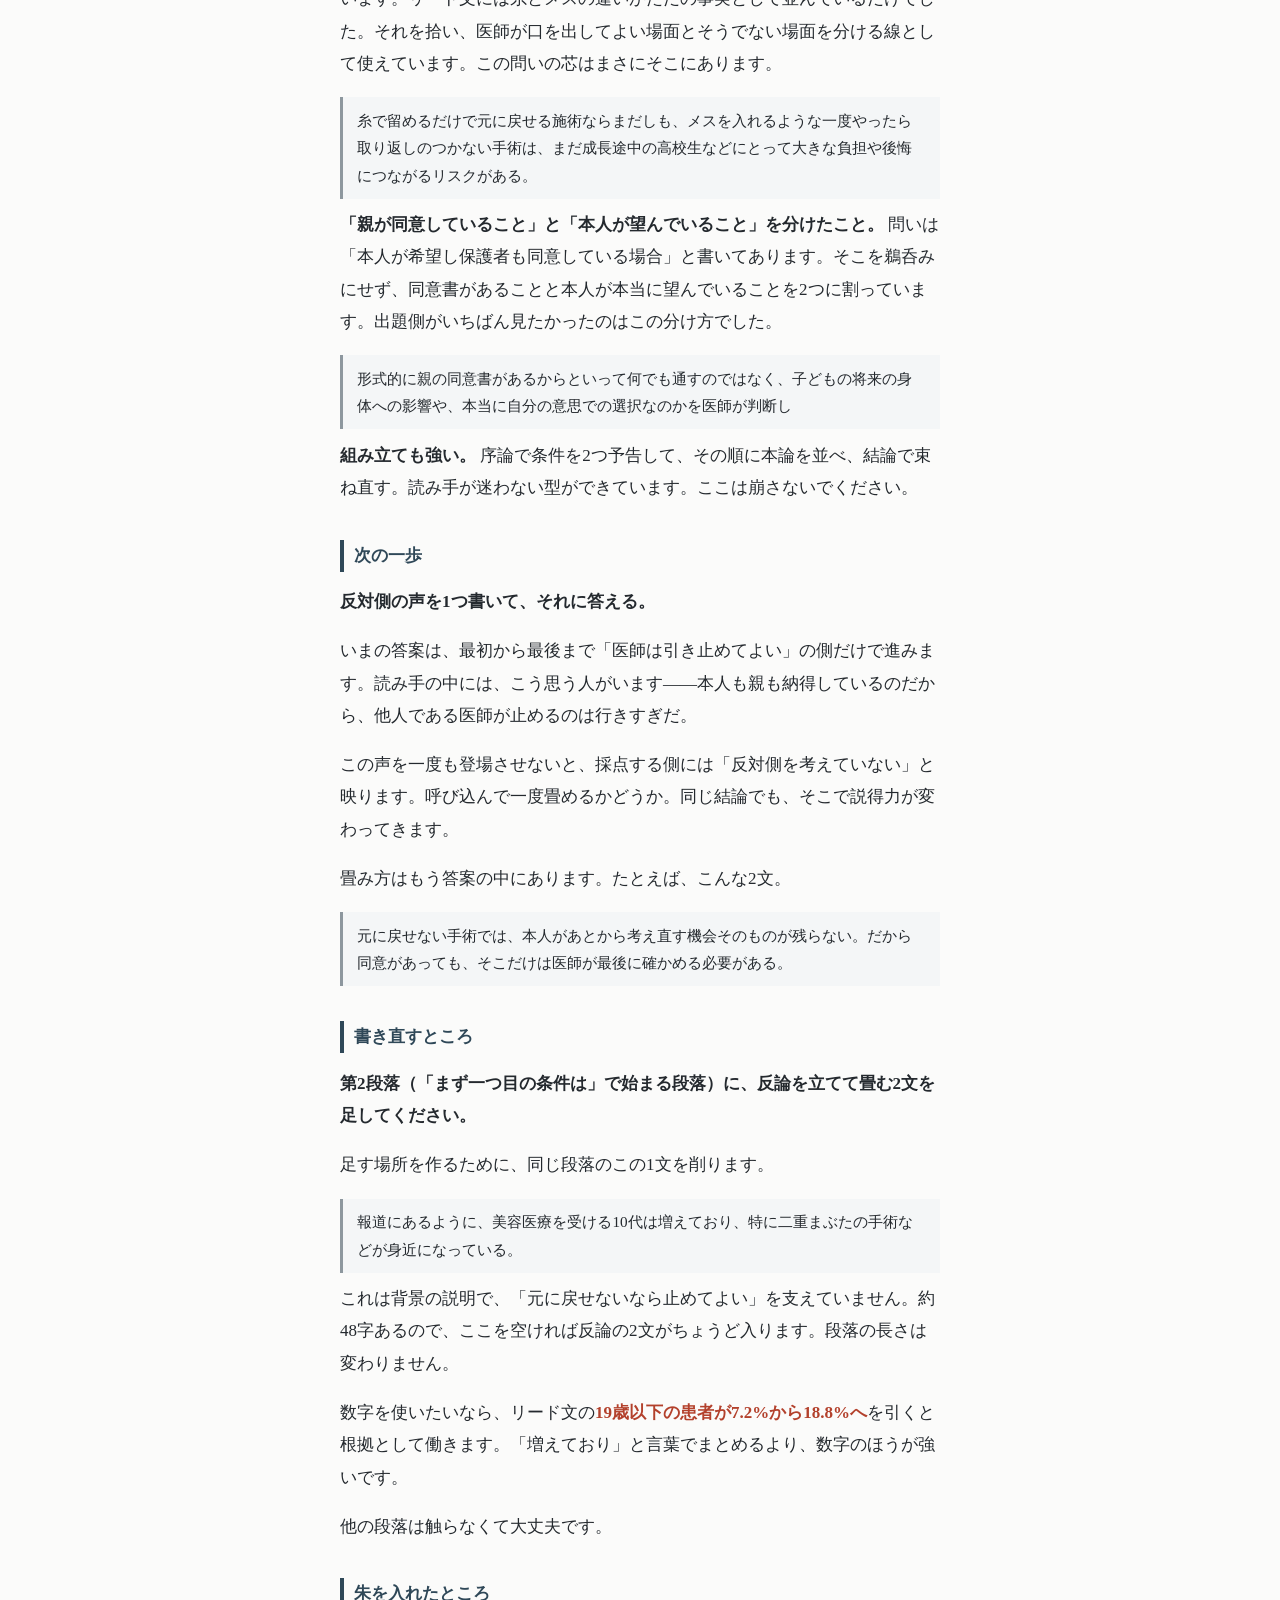
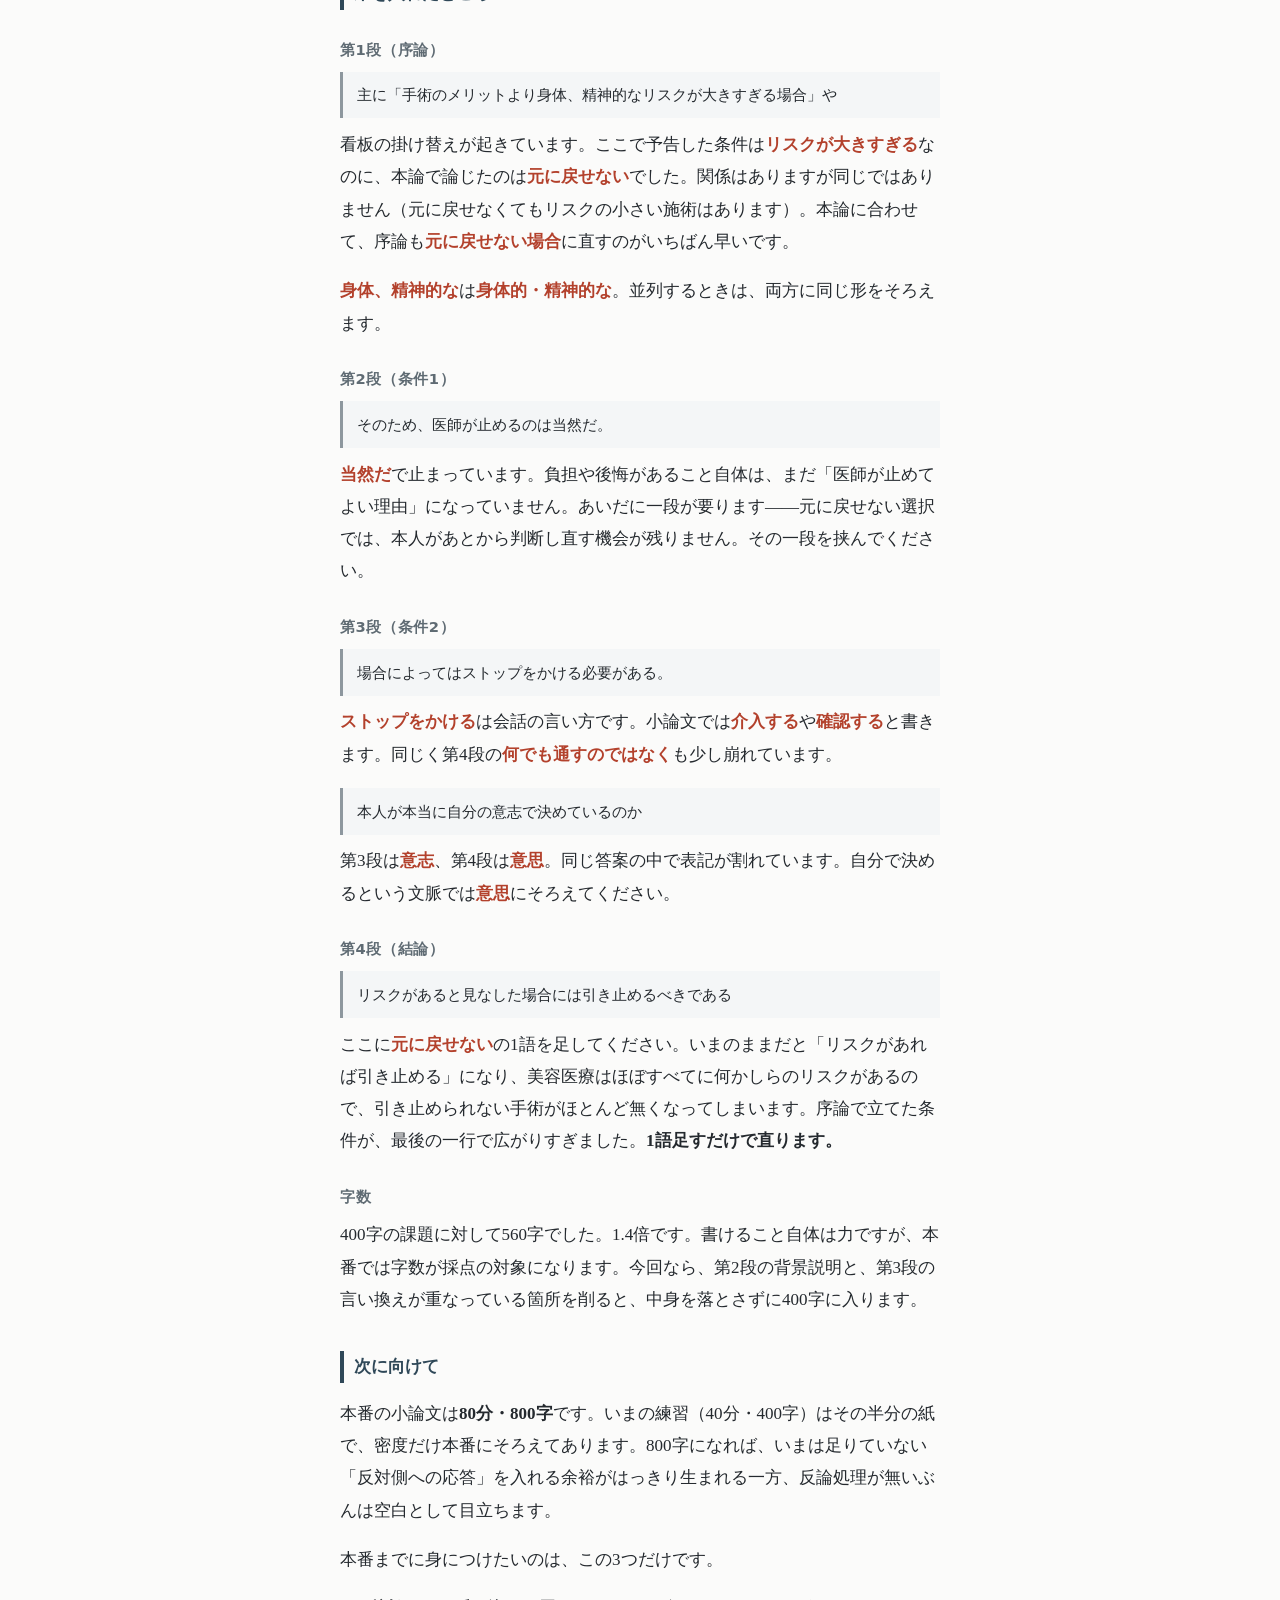
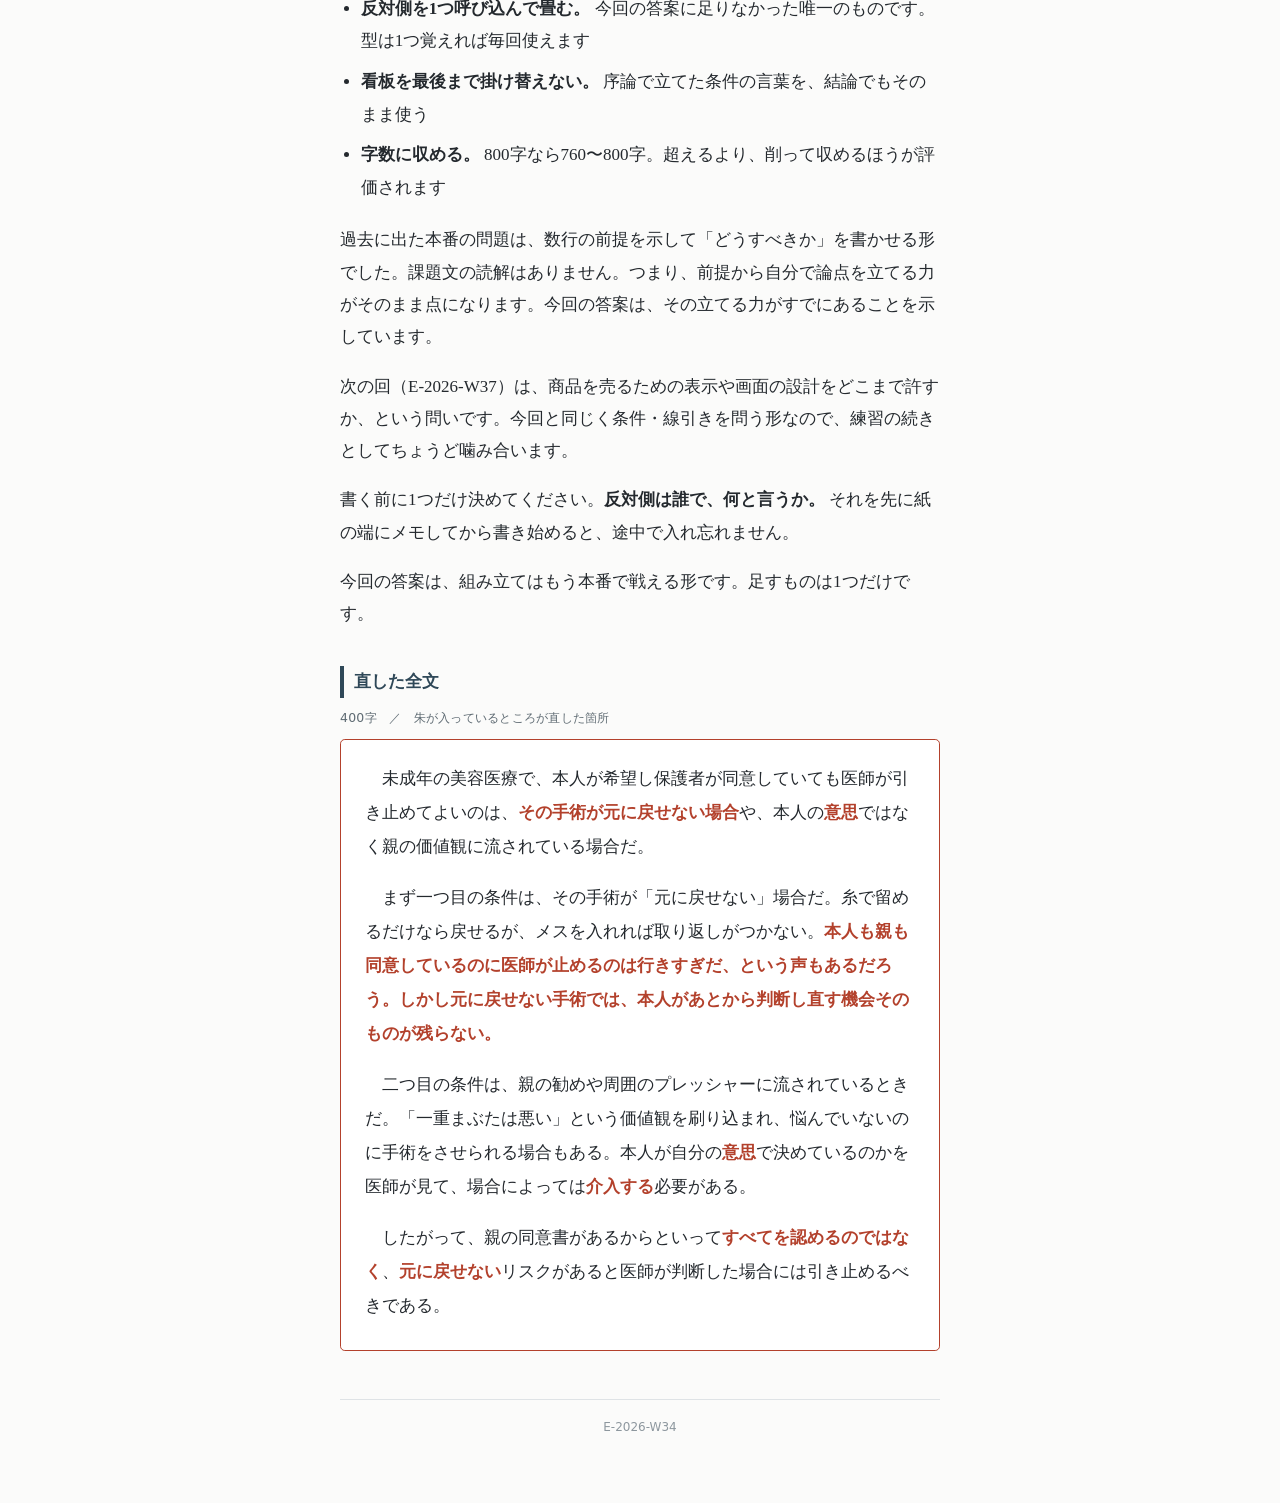
<file: 2026-W34-yuji.html>
<!DOCTYPE html>
<html lang="ja">
<head>
<meta charset="UTF-8">
<meta name="viewport" content="width=device-width, initial-scale=1">
<meta name="robots" content="noindex">
<title>悠之の答案 E-2026-W34</title>
<link rel="stylesheet" href="style.css">
</head>
<body>
<div class="wrap">

<div class="back"><a href="./">← お題の一覧</a>　<a href="2026-W34.html">お題に戻る</a></div>

<div class="head">
  <h1>悠之の答案</h1>
  <div class="meta"><span class="badge">E-2026-W34</span>執筆 悠之　／　560字</div>
</div>

<div class="feedback">
<article class="essay">
  <p>未成年に対する美容医療において、本人が希望し保護者も同意している場合であっても、医師がそれを引き止めることが正当化されるのは、主に「手術のメリットより身体、精神的なリスクが大きすぎる場合」や「本人の意志ではなく、親の価値観に流されている場合」だと言える。</p>
  <p>まず一つ目の条件は、その手術が「元に戻せない」場合だ。報道にあるように、美容医療を受ける10代は増えており、特に二重まぶたの手術などが身近になっている。しかし、糸で留めるだけで元に戻せる施術ならまだしも、メスを入れるような一度やったら取り返しのつかない手術は、まだ成長途中の高校生などにとって大きな負担や後悔につながるリスクがある。そのため、医師が止めるのは当然だ。</p>
  <p>二つ目の条件は、本人の思いではなく、親の勧めや周囲のプレッシャーに流されているときだ。「一重まぶたは悪い」といった価値観を刷り込まれて、本当はそこまで悩んでいないのに手術をさせられている場合もある。本人が本当に自分の意志で決めているのかを医師がプロの目で見て、場合によってはストップをかける必要がある。</p>
  <p>したがって、形式的に親の同意書があるからといって何でも通すのではなく、子どもの将来の身体への影響や、本当に自分の意思での選択なのかを医師が判断し、リスクがあると見なした場合には引き止めるべきである。</p>
</article>
<h2>点数</h2>
<table class="score">
    <tr><th>観点</th><th>配点</th><th>点</th></tr>
    <tr><td>設問応答</td><td class="num">25</td><td class="num">18.75</td></tr>
    <tr><td>主張</td><td class="num">15</td><td class="num">11.25</td></tr>
    <tr><td>論証</td><td class="num">30</td><td class="num">15</td></tr>
    <tr><td>構成</td><td class="num">20</td><td class="num">20</td></tr>
    <tr><td>表現</td><td class="num">10</td><td class="num">5</td></tr>
    <tr class="total"><td>合計</td><td class="num">100</td><td class="num">70</td></tr>
</table>
<div class="band">いまの位置: <b>あと一歩</b></div>
<div class="meta-line">全部の観点が「しっかり形になっている」水準で75点になる。そこを本番で戦える線に置いている。入試の合格最低点は公表されていないので、これは答案そのものの水準の目安。</div>

<h2>よく書けているところ</h2>
<p><strong>「元に戻せるか、戻せないか」を境目に置いたこと。</strong> ここはもう武器になっています。リード文には糸とメスの違いがただの事実として並んでいるだけでした。それを拾い、医師が口を出してよい場面とそうでない場面を分ける線として使えています。この問いの芯はまさにそこにあります。</p>
<blockquote>糸で留めるだけで元に戻せる施術ならまだしも、メスを入れるような一度やったら取り返しのつかない手術は、まだ成長途中の高校生などにとって大きな負担や後悔につながるリスクがある。</blockquote>
<p><strong>「親が同意していること」と「本人が望んでいること」を分けたこと。</strong> 問いは「本人が希望し保護者も同意している場合」と書いてあります。そこを鵜呑みにせず、同意書があることと本人が本当に望んでいることを2つに割っています。出題側がいちばん見たかったのはこの分け方でした。</p>
<blockquote>形式的に親の同意書があるからといって何でも通すのではなく、子どもの将来の身体への影響や、本当に自分の意思での選択なのかを医師が判断し</blockquote>
<p><strong>組み立ても強い。</strong> 序論で条件を2つ予告して、その順に本論を並べ、結論で束ね直す。読み手が迷わない型ができています。ここは崩さないでください。</p>
<h2>次の一歩</h2>
<p><strong>反対側の声を1つ書いて、それに答える。</strong></p>
<p>いまの答案は、最初から最後まで「医師は引き止めてよい」の側だけで進みます。読み手の中には、こう思う人がいます——本人も親も納得しているのだから、他人である医師が止めるのは行きすぎだ。</p>
<p>この声を一度も登場させないと、採点する側には「反対側を考えていない」と映ります。呼び込んで一度畳めるかどうか。同じ結論でも、そこで説得力が変わってきます。</p>
<p>畳み方はもう答案の中にあります。たとえば、こんな2文。</p>
<blockquote>元に戻せない手術では、本人があとから考え直す機会そのものが残らない。だから同意があっても、そこだけは医師が最後に確かめる必要がある。</blockquote>
<h2>書き直すところ</h2>
<p><strong>第2段落（「まず一つ目の条件は」で始まる段落）に、反論を立てて畳む2文を足してください。</strong></p>
<p>足す場所を作るために、同じ段落のこの1文を削ります。</p>
<blockquote>報道にあるように、美容医療を受ける10代は増えており、特に二重まぶたの手術などが身近になっている。</blockquote>
<p>これは背景の説明で、「元に戻せないなら止めてよい」を支えていません。約48字あるので、ここを空ければ反論の2文がちょうど入ります。段落の長さは変わりません。</p>
<p>数字を使いたいなら、リード文の<span class="pen">19歳以下の患者が7.2%から18.8%へ</span>を引くと根拠として働きます。「増えており」と言葉でまとめるより、数字のほうが強いです。</p>
<p>他の段落は触らなくて大丈夫です。</p>
<h2>朱を入れたところ</h2>
<h3>第1段（序論）</h3>
<blockquote>主に「手術のメリットより身体、精神的なリスクが大きすぎる場合」や</blockquote>
<p>看板の掛け替えが起きています。ここで予告した条件は<span class="pen">リスクが大きすぎる</span>なのに、本論で論じたのは<span class="pen">元に戻せない</span>でした。関係はありますが同じではありません（元に戻せなくてもリスクの小さい施術はあります）。本論に合わせて、序論も<span class="pen">元に戻せない場合</span>に直すのがいちばん早いです。</p>
<p><span class="pen">身体、精神的な</span>は<span class="pen">身体的・精神的な</span>。並列するときは、両方に同じ形をそろえます。</p>
<h3>第2段（条件1）</h3>
<blockquote>そのため、医師が止めるのは当然だ。</blockquote>
<p><span class="pen">当然だ</span>で止まっています。負担や後悔があること自体は、まだ「医師が止めてよい理由」になっていません。あいだに一段が要ります——元に戻せない選択では、本人があとから判断し直す機会が残りません。その一段を挟んでください。</p>
<h3>第3段（条件2）</h3>
<blockquote>場合によってはストップをかける必要がある。</blockquote>
<p><span class="pen">ストップをかける</span>は会話の言い方です。小論文では<span class="pen">介入する</span>や<span class="pen">確認する</span>と書きます。同じく第4段の<span class="pen">何でも通すのではなく</span>も少し崩れています。</p>
<blockquote>本人が本当に自分の意志で決めているのか</blockquote>
<p>第3段は<span class="pen">意志</span>、第4段は<span class="pen">意思</span>。同じ答案の中で表記が割れています。自分で決めるという文脈では<span class="pen">意思</span>にそろえてください。</p>
<h3>第4段（結論）</h3>
<blockquote>リスクがあると見なした場合には引き止めるべきである</blockquote>
<p>ここに<span class="pen">元に戻せない</span>の1語を足してください。いまのままだと「リスクがあれば引き止める」になり、美容医療はほぼすべてに何かしらのリスクがあるので、引き止められない手術がほとんど無くなってしまいます。序論で立てた条件が、最後の一行で広がりすぎました。<strong>1語足すだけで直ります。</strong></p>
<h3>字数</h3>
<p>400字の課題に対して560字でした。1.4倍です。書けること自体は力ですが、本番では字数が採点の対象になります。今回なら、第2段の背景説明と、第3段の言い換えが重なっている箇所を削ると、中身を落とさずに400字に入ります。</p>
<h2>次に向けて</h2>
<p>本番の小論文は<strong>80分・800字</strong>です。いまの練習（40分・400字）はその半分の紙で、密度だけ本番にそろえてあります。800字になれば、いまは足りていない「反対側への応答」を入れる余裕がはっきり生まれる一方、反論処理が無いぶんは空白として目立ちます。</p>
<p>本番までに身につけたいのは、この3つだけです。</p>
<ul>
  <li><strong>反対側を1つ呼び込んで畳む。</strong> 今回の答案に足りなかった唯一のものです。型は1つ覚えれば毎回使えます</li>
  <li><strong>看板を最後まで掛け替えない。</strong> 序論で立てた条件の言葉を、結論でもそのまま使う</li>
  <li><strong>字数に収める。</strong> 800字なら760〜800字。超えるより、削って収めるほうが評価されます</li>
</ul>
<p>過去に出た本番の問題は、数行の前提を示して「どうすべきか」を書かせる形でした。課題文の読解はありません。つまり、前提から自分で論点を立てる力がそのまま点になります。今回の答案は、その立てる力がすでにあることを示しています。</p>
<p>次の回（E-2026-W37）は、商品を売るための表示や画面の設計をどこまで許すか、という問いです。今回と同じく条件・線引きを問う形なので、練習の続きとしてちょうど噛み合います。</p>
<p>書く前に1つだけ決めてください。<strong>反対側は誰で、何と言うか。</strong> それを先に紙の端にメモしてから書き始めると、途中で入れ忘れません。</p>
<p>今回の答案は、組み立てはもう本番で戦える形です。足すものは1つだけです。</p>
<h2>直した全文</h2>
<div class="meta-line">400字　／　朱が入っているところが直した箇所</div>
<article class="essay revised">
  <p>未成年の美容医療で、本人が希望し保護者が同意していても医師が引き止めてよいのは、<span class="pen">その手術が元に戻せない場合</span>や、本人の<span class="pen">意思</span>ではなく親の価値観に流されている場合だ。</p>
  <p>まず一つ目の条件は、その手術が「元に戻せない」場合だ。糸で留めるだけなら戻せるが、メスを入れれば取り返しがつかない。<span class="pen">本人も親も同意しているのに医師が止めるのは行きすぎだ、という声もあるだろう。しかし元に戻せない手術では、本人があとから判断し直す機会そのものが残らない。</span></p>
  <p>二つ目の条件は、親の勧めや周囲のプレッシャーに流されているときだ。「一重まぶたは悪い」という価値観を刷り込まれ、悩んでいないのに手術をさせられる場合もある。本人が自分の<span class="pen">意思</span>で決めているのかを医師が見て、場合によっては<span class="pen">介入する</span>必要がある。</p>
  <p>したがって、親の同意書があるからといって<span class="pen">すべてを認めるのではなく</span>、<span class="pen">元に戻せない</span>リスクがあると医師が判断した場合には引き止めるべきである。</p>
</article>
</div>

<div class="foot">E-2026-W34</div>

</div>
</body>
</html>
</file>
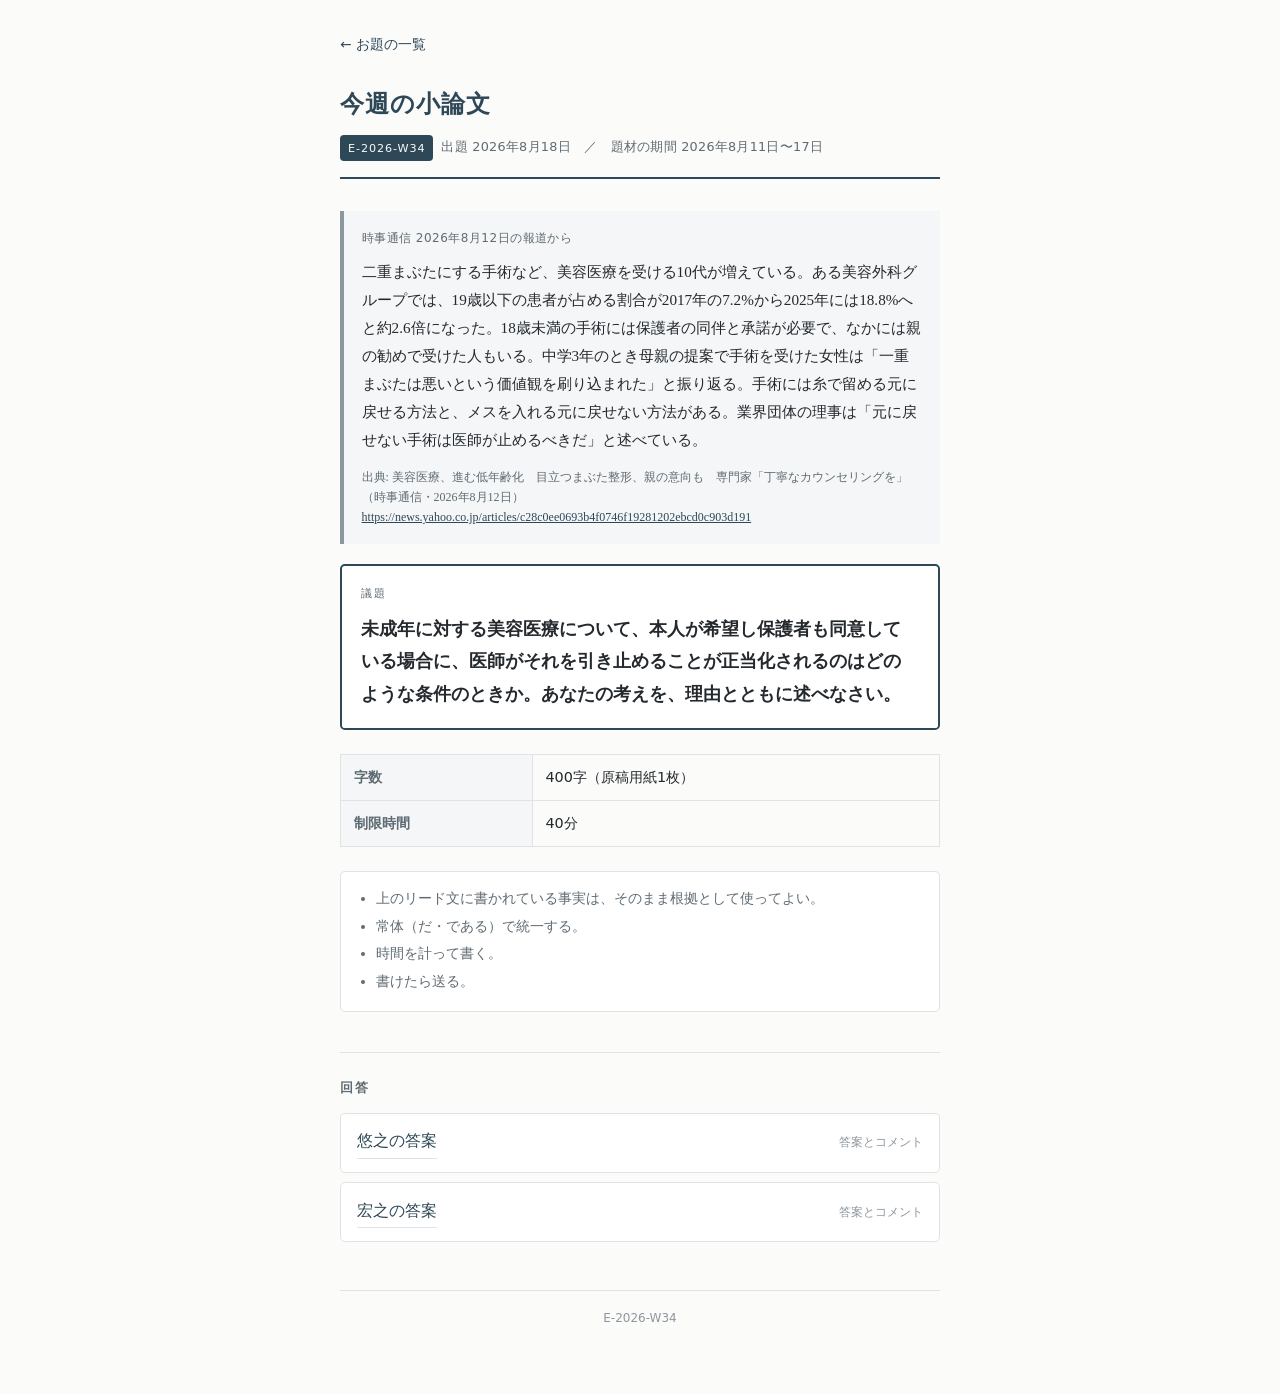
<file: 2026-W34.html>
<!DOCTYPE html>
<html lang="ja">
<head>
<meta charset="UTF-8">
<meta name="viewport" content="width=device-width, initial-scale=1">
<meta name="robots" content="noindex">
<title>小論文 E-2026-W34</title>
<link rel="stylesheet" href="style.css">
</head>
<body>
<div class="wrap">

<div class="back"><a href="./">← お題の一覧</a></div>

<div class="head">
  <h1>今週の小論文</h1>
  <div class="meta"><span class="badge">E-2026-W34</span>出題 2026年8月18日　／　題材の期間 2026年8月11日〜17日</div>
</div>

<div class="lead">
  <div class="caption">時事通信 2026年8月12日の報道から</div>
  二重まぶたにする手術など、美容医療を受ける10代が増えている。ある美容外科グループでは、19歳以下の患者が占める割合が2017年の7.2%から2025年には18.8%へと約2.6倍になった。18歳未満の手術には保護者の同伴と承諾が必要で、なかには親の勧めで受けた人もいる。中学3年のとき母親の提案で手術を受けた女性は「一重まぶたは悪いという価値観を刷り込まれた」と振り返る。手術には糸で留める元に戻せる方法と、メスを入れる元に戻せない方法がある。業界団体の理事は「元に戻せない手術は医師が止めるべきだ」と述べている。
  <div class="source">出典: 美容医療、進む低年齢化　目立つまぶた整形、親の意向も　専門家「丁寧なカウンセリングを」（時事通信・2026年8月12日）<br><a href="https://news.yahoo.co.jp/articles/c28c0ee0693b4f0746f19281202ebcd0c903d191">https://news.yahoo.co.jp/articles/c28c0ee0693b4f0746f19281202ebcd0c903d191</a></div>
</div>

<div class="question">
  <div class="label">議題</div>
  <div class="text">未成年に対する美容医療について、本人が希望し保護者も同意している場合に、医師がそれを引き止めることが正当化されるのはどのような条件のときか。あなたの考えを、理由とともに述べなさい。</div>
</div>

<table class="conditions">
  <tr><th>字数</th><td>400字（原稿用紙1枚）</td></tr>
  <tr><th>制限時間</th><td>40分</td></tr>
</table>

<div class="note">
  <ul>
    <li>上のリード文に書かれている事実は、そのまま根拠として使ってよい。</li>
    <li>常体（だ・である）で統一する。</li>
    <li>時間を計って書く。</li>
    <li>書けたら送る。</li>
  </ul>
</div>

<div class="answers">
  <h2>回答</h2>
  <ul>
  <li><a href="2026-W34-yuji.html">悠之の答案</a><span class="note-small">答案とコメント</span></li>
  <li><a href="2026-W34-hiroyuki.html">宏之の答案</a><span class="note-small">答案とコメント</span></li>
  </ul>
</div>

<div class="foot">E-2026-W34</div>

</div>
</body>
</html>
</file>
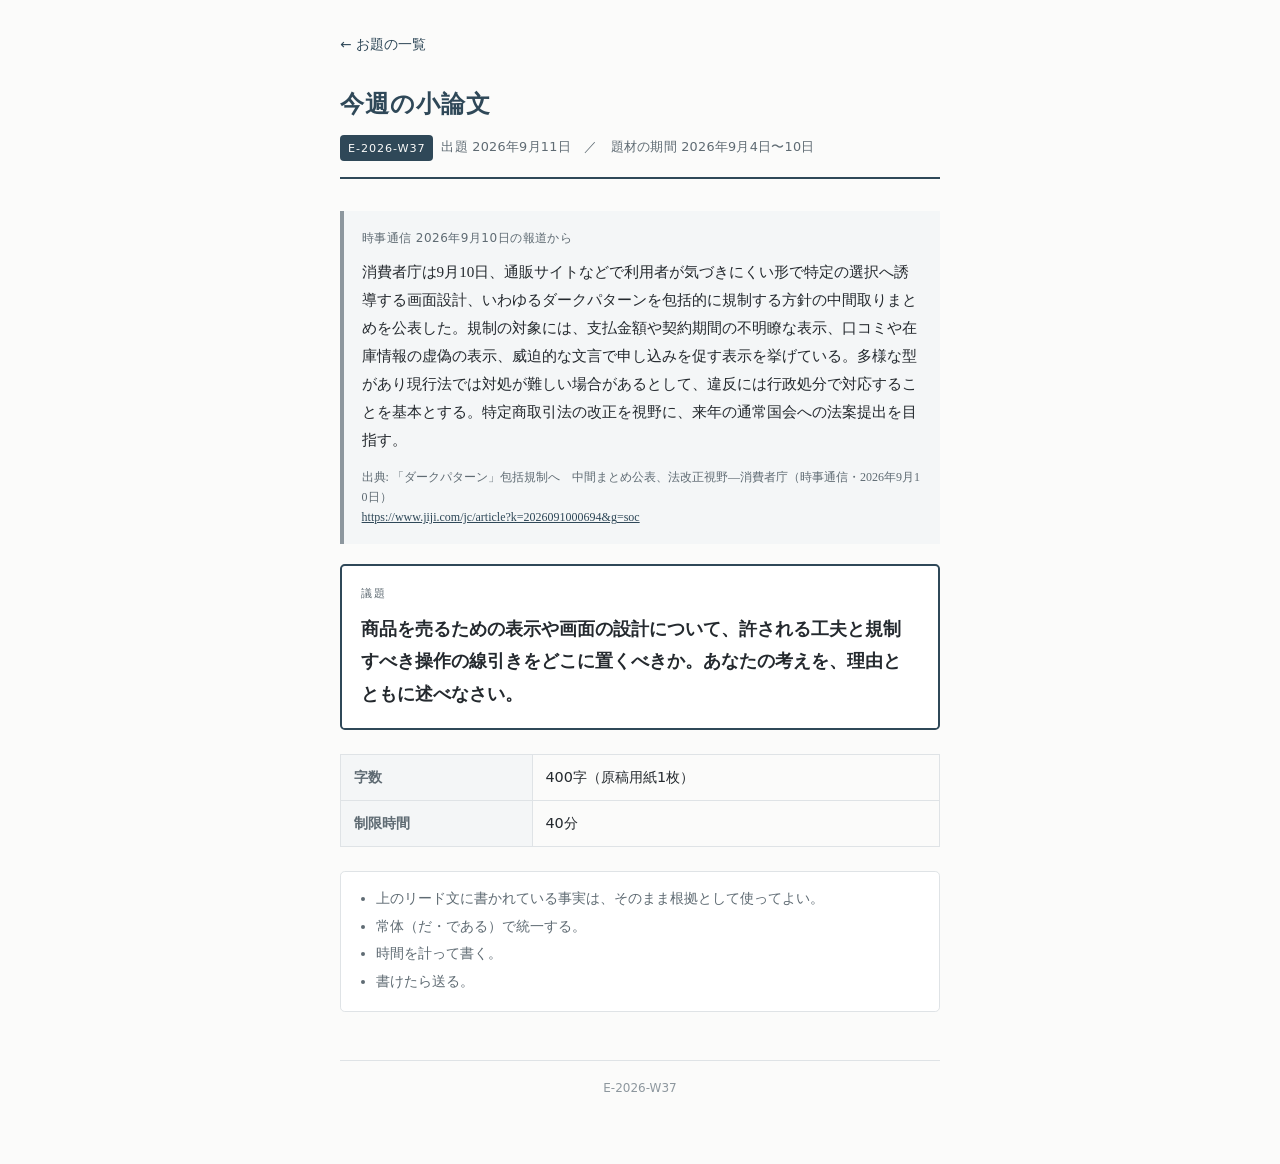
<file: 2026-W37.html>
<!DOCTYPE html>
<html lang="ja">
<head>
<meta charset="UTF-8">
<meta name="viewport" content="width=device-width, initial-scale=1">
<meta name="robots" content="noindex">
<title>小論文 E-2026-W37</title>
<link rel="stylesheet" href="style.css">
</head>
<body>
<div class="wrap">

<div class="back"><a href="./">← お題の一覧</a></div>

<div class="head">
  <h1>今週の小論文</h1>
  <div class="meta"><span class="badge">E-2026-W37</span>出題 2026年9月11日　／　題材の期間 2026年9月4日〜10日</div>
</div>

<div class="lead">
  <div class="caption">時事通信 2026年9月10日の報道から</div>
  消費者庁は9月10日、通販サイトなどで利用者が気づきにくい形で特定の選択へ誘導する画面設計、いわゆるダークパターンを包括的に規制する方針の中間取りまとめを公表した。規制の対象には、支払金額や契約期間の不明瞭な表示、口コミや在庫情報の虚偽の表示、威迫的な文言で申し込みを促す表示を挙げている。多様な型があり現行法では対処が難しい場合があるとして、違反には行政処分で対応することを基本とする。特定商取引法の改正を視野に、来年の通常国会への法案提出を目指す。
  <div class="source">出典: 「ダークパターン」包括規制へ　中間まとめ公表、法改正視野―消費者庁（時事通信・2026年9月10日）<br><a href="https://www.jiji.com/jc/article?k=2026091000694&amp;g=soc">https://www.jiji.com/jc/article?k=2026091000694&amp;g=soc</a></div>
</div>

<div class="question">
  <div class="label">議題</div>
  <div class="text">商品を売るための表示や画面の設計について、許される工夫と規制すべき操作の線引きをどこに置くべきか。あなたの考えを、理由とともに述べなさい。</div>
</div>

<table class="conditions">
  <tr><th>字数</th><td>400字（原稿用紙1枚）</td></tr>
  <tr><th>制限時間</th><td>40分</td></tr>
</table>

<div class="note">
  <ul>
    <li>上のリード文に書かれている事実は、そのまま根拠として使ってよい。</li>
    <li>常体（だ・である）で統一する。</li>
    <li>時間を計って書く。</li>
    <li>書けたら送る。</li>
  </ul>
</div>

<div class="foot">E-2026-W37</div>

</div>
</body>
</html>
</file>
<file: style.css>
:root {
  --bg: #fbfbfa;
  --panel: #ffffff;
  --ink: #24292e;
  --ink-soft: #5f6b73;
  --ink-faint: #8d979e;
  --accent: #2f4858;
  --line: #dfe3e6;
  --lead-bg: #f4f6f7;
  --pen: #b3412c;
}

@media (prefers-color-scheme: dark) {
  :root {
    --bg: #17191b;
    --panel: #1e2124;
    --ink: #e7e9ea;
    --ink-soft: #a8b1b7;
    --ink-faint: #7c868c;
    --accent: #9fc2d6;
    --line: #33383c;
    --lead-bg: #23272a;
    --pen: #e08a72;
  }
}

* { box-sizing: border-box; }

body {
  margin: 0;
  background: var(--bg);
  color: var(--ink);
  font-family: "Hiragino Mincho ProN", "Yu Mincho", serif;
  font-size: 17px;
  line-height: 1.9;
  -webkit-text-size-adjust: 100%;
}

.wrap {
  max-width: 40rem;
  margin: 0 auto;
  padding: 2rem 1.25rem 4rem;
}

h1, h2, .meta, .label, .badge, .conditions, .note, .back, th {
  font-family: "Hiragino Sans", "Yu Gothic", system-ui, sans-serif;
}

/* ヘッダー */
.head {
  border-bottom: 2px solid var(--accent);
  padding-bottom: 1rem;
  margin-bottom: 2rem;
}
.head h1 {
  font-size: 1.5rem;
  margin: 0 0 .5rem;
  color: var(--accent);
  letter-spacing: .04em;
}
.head .meta {
  font-size: .8rem;
  color: var(--ink-soft);
  letter-spacing: .02em;
}
.badge {
  display: inline-block;
  background: var(--accent);
  color: var(--bg);
  font-size: .7rem;
  padding: .15rem .5rem;
  border-radius: .25rem;
  margin-right: .5rem;
  letter-spacing: .08em;
}

/* リード文 */
.lead {
  background: var(--lead-bg);
  border-left: 4px solid var(--ink-faint);
  padding: 1rem 1.1rem;
  margin-bottom: 1.25rem;
  font-size: .95rem;
  line-height: 1.85;
}
.lead .caption {
  font-family: "Hiragino Sans", "Yu Gothic", system-ui, sans-serif;
  font-size: .75rem;
  color: var(--ink-soft);
  margin-bottom: .5rem;
  letter-spacing: .04em;
}
.source {
  font-size: .75rem;
  color: var(--ink-soft);
  line-height: 1.7;
  margin-top: .75rem;
  word-break: break-all;
}
.source a { color: var(--accent); }

/* 議題 */
.question {
  border: 2px solid var(--accent);
  border-radius: .3rem;
  background: var(--panel);
  padding: 1.1rem 1.2rem;
  margin-bottom: 1.5rem;
}
.question .label {
  font-size: .7rem;
  color: var(--ink-soft);
  letter-spacing: .12em;
  margin-bottom: .5rem;
}
.question .text {
  font-size: 1.1rem;
  line-height: 1.85;
  font-weight: 600;
}

/* 条件 */
table.conditions {
  width: 100%;
  border-collapse: collapse;
  font-size: .9rem;
  margin-bottom: 1.5rem;
}
table.conditions th, table.conditions td {
  border: 1px solid var(--line);
  padding: .55rem .8rem;
  text-align: left;
}
table.conditions th {
  background: var(--lead-bg);
  color: var(--ink-soft);
  font-weight: 600;
  white-space: nowrap;
  width: 32%;
}

/* 注意書き */
.note {
  font-size: .85rem;
  color: var(--ink-soft);
  background: var(--panel);
  border: 1px solid var(--line);
  border-radius: .3rem;
  padding: .9rem 1rem;
  line-height: 1.8;
}
.note ul { margin: 0; padding-left: 1.2rem; }
.note li { margin-bottom: .2rem; }

/* 一覧 */
ul.issues { list-style: none; margin: 0; padding: 0; }
ul.issues > li {
  border: 1px solid var(--line);
  border-radius: .3rem;
  background: var(--panel);
  padding: 1rem 1.1rem;
  margin-bottom: 1rem;
}
ul.issues .row1 {
  font-family: "Hiragino Sans", "Yu Gothic", system-ui, sans-serif;
  font-size: .78rem;
  color: var(--ink-soft);
  letter-spacing: .02em;
  margin-bottom: .4rem;
}
ul.issues .theme {
  font-size: 1.02rem;
  line-height: 1.75;
  margin-bottom: .7rem;
}
ul.issues .links {
  font-family: "Hiragino Sans", "Yu Gothic", system-ui, sans-serif;
  font-size: .85rem;
}
ul.issues .links a {
  color: var(--accent);
  text-decoration: none;
  border-bottom: 1px solid var(--line);
  padding-bottom: .1rem;
  margin-right: 1.1rem;
}
ul.issues .links a:hover { border-bottom-color: var(--accent); }
ul.issues .links .pending { color: var(--ink-faint); margin-right: 1.1rem; }

/* 戻り導線 */
.back {
  font-size: .85rem;
  margin-bottom: 1.5rem;
}
.back a { color: var(--accent); text-decoration: none; }
.back a:hover { text-decoration: underline; }

.foot {
  margin-top: 3rem;
  padding-top: 1rem;
  border-top: 1px solid var(--line);
  font-family: "Hiragino Sans", "Yu Gothic", system-ui, sans-serif;
  font-size: .75rem;
  color: var(--ink-faint);
  text-align: center;
}

@media print {
  body { background: #fff; color: #000; font-size: 11.5pt; }
  .wrap { max-width: none; padding: 0; }
  .back { display: none; }
}

/* 執筆サンプルへの導線（議題の下） */
.sample-link {
  font-family: "Hiragino Sans", "Yu Gothic", system-ui, sans-serif;
  font-size: .9rem;
  margin: -.5rem 0 1.5rem;
}
.sample-link a {
  color: var(--accent);
  text-decoration: none;
  border-bottom: 1px solid var(--line);
  padding-bottom: .1rem;
  margin-right: 1.4rem;
}
.sample-link a:last-child { margin-right: 0; }
.sample-link a:hover { border-bottom-color: var(--accent); }

/* 執筆サンプルの本文 */
.essay {
  background: var(--panel);
  border: 1px solid var(--line);
  border-radius: .3rem;
  padding: 1.4rem 1.5rem .6rem;
}
.essay p {
  text-indent: 1em;
  margin: 0 0 1.1em;
  line-height: 2;
}

/* 講評（答案へのコメント） */
.feedback h2 {
  font-family: "Hiragino Sans", "Yu Gothic", system-ui, sans-serif;
  font-size: 1.05rem;
  color: var(--accent);
  border-left: 4px solid var(--accent);
  padding-left: .6rem;
  margin: 2.2rem 0 .9rem;
}
.feedback h2:first-child { margin-top: 0; }
.feedback h3 {
  font-family: "Hiragino Sans", "Yu Gothic", system-ui, sans-serif;
  font-size: .92rem;
  color: var(--ink-soft);
  letter-spacing: .04em;
  margin: 1.6rem 0 .5rem;
}
.feedback p { margin: 0 0 1em; }
.feedback ul { margin: 0 0 1.2em; padding-left: 1.3rem; }
.feedback li { margin-bottom: .5em; }
.feedback blockquote {
  margin: 0 0 .7em;
  padding: .6rem .9rem;
  background: var(--lead-bg);
  border-left: 3px solid var(--ink-faint);
  font-size: .95rem;
  line-height: 1.8;
}

/* 朱 */
.pen {
  color: var(--pen);
  font-weight: 600;
}

/* 答案の上に置く小さな添え書き（字数など） */
.meta-line {
  font-family: "Hiragino Sans", "Yu Gothic", system-ui, sans-serif;
  font-size: .78rem;
  color: var(--ink-soft);
  margin: -.4rem 0 .6rem;
  letter-spacing: .02em;
}

/* 出題紙の下に並べる回答 */
.answers {
  margin-top: 2.5rem;
  padding-top: 1.4rem;
  border-top: 1px solid var(--line);
}
.answers h2 {
  font-family: "Hiragino Sans", "Yu Gothic", system-ui, sans-serif;
  font-size: .8rem;
  color: var(--ink-soft);
  letter-spacing: .12em;
  margin: 0 0 .8rem;
}
.answers ul { list-style: none; margin: 0; padding: 0; }
.answers li {
  border: 1px solid var(--line);
  border-radius: .3rem;
  background: var(--panel);
  padding: .8rem 1rem;
  margin-bottom: .6rem;
  display: flex;
  align-items: baseline;
  justify-content: space-between;
  gap: 1rem;
}
.answers a {
  font-family: "Hiragino Sans", "Yu Gothic", system-ui, sans-serif;
  font-size: .98rem;
  color: var(--accent);
  text-decoration: none;
  border-bottom: 1px solid var(--line);
  padding-bottom: .1rem;
}
.answers a:hover { border-bottom-color: var(--accent); }
.note-small {
  font-family: "Hiragino Sans", "Yu Gothic", system-ui, sans-serif;
  font-size: .75rem;
  color: var(--ink-faint);
  white-space: nowrap;
}

/* 直した全文（朱の入った版） */
.essay.revised { border-color: var(--pen); }

/* 点数 */
table.score {
  width: 100%;
  border-collapse: collapse;
  font-family: "Hiragino Sans", "Yu Gothic", system-ui, sans-serif;
  font-size: .9rem;
  margin: 0 0 .8rem;
}
table.score th, table.score td {
  border: 1px solid var(--line);
  padding: .5rem .8rem;
  text-align: left;
}
table.score th {
  background: var(--lead-bg);
  color: var(--ink-soft);
  font-weight: 600;
  font-size: .8rem;
}
table.score td.num, table.score th:nth-child(n+2) { text-align: right; }
table.score tr.total td {
  background: var(--lead-bg);
  font-weight: 700;
}
.band {
  font-family: "Hiragino Sans", "Yu Gothic", system-ui, sans-serif;
  font-size: 1rem;
  color: var(--ink);
  background: var(--panel);
  border: 2px solid var(--accent);
  border-radius: .3rem;
  padding: .7rem 1rem;
  margin-bottom: .6rem;
}
.band b { color: var(--accent); }
</file>
